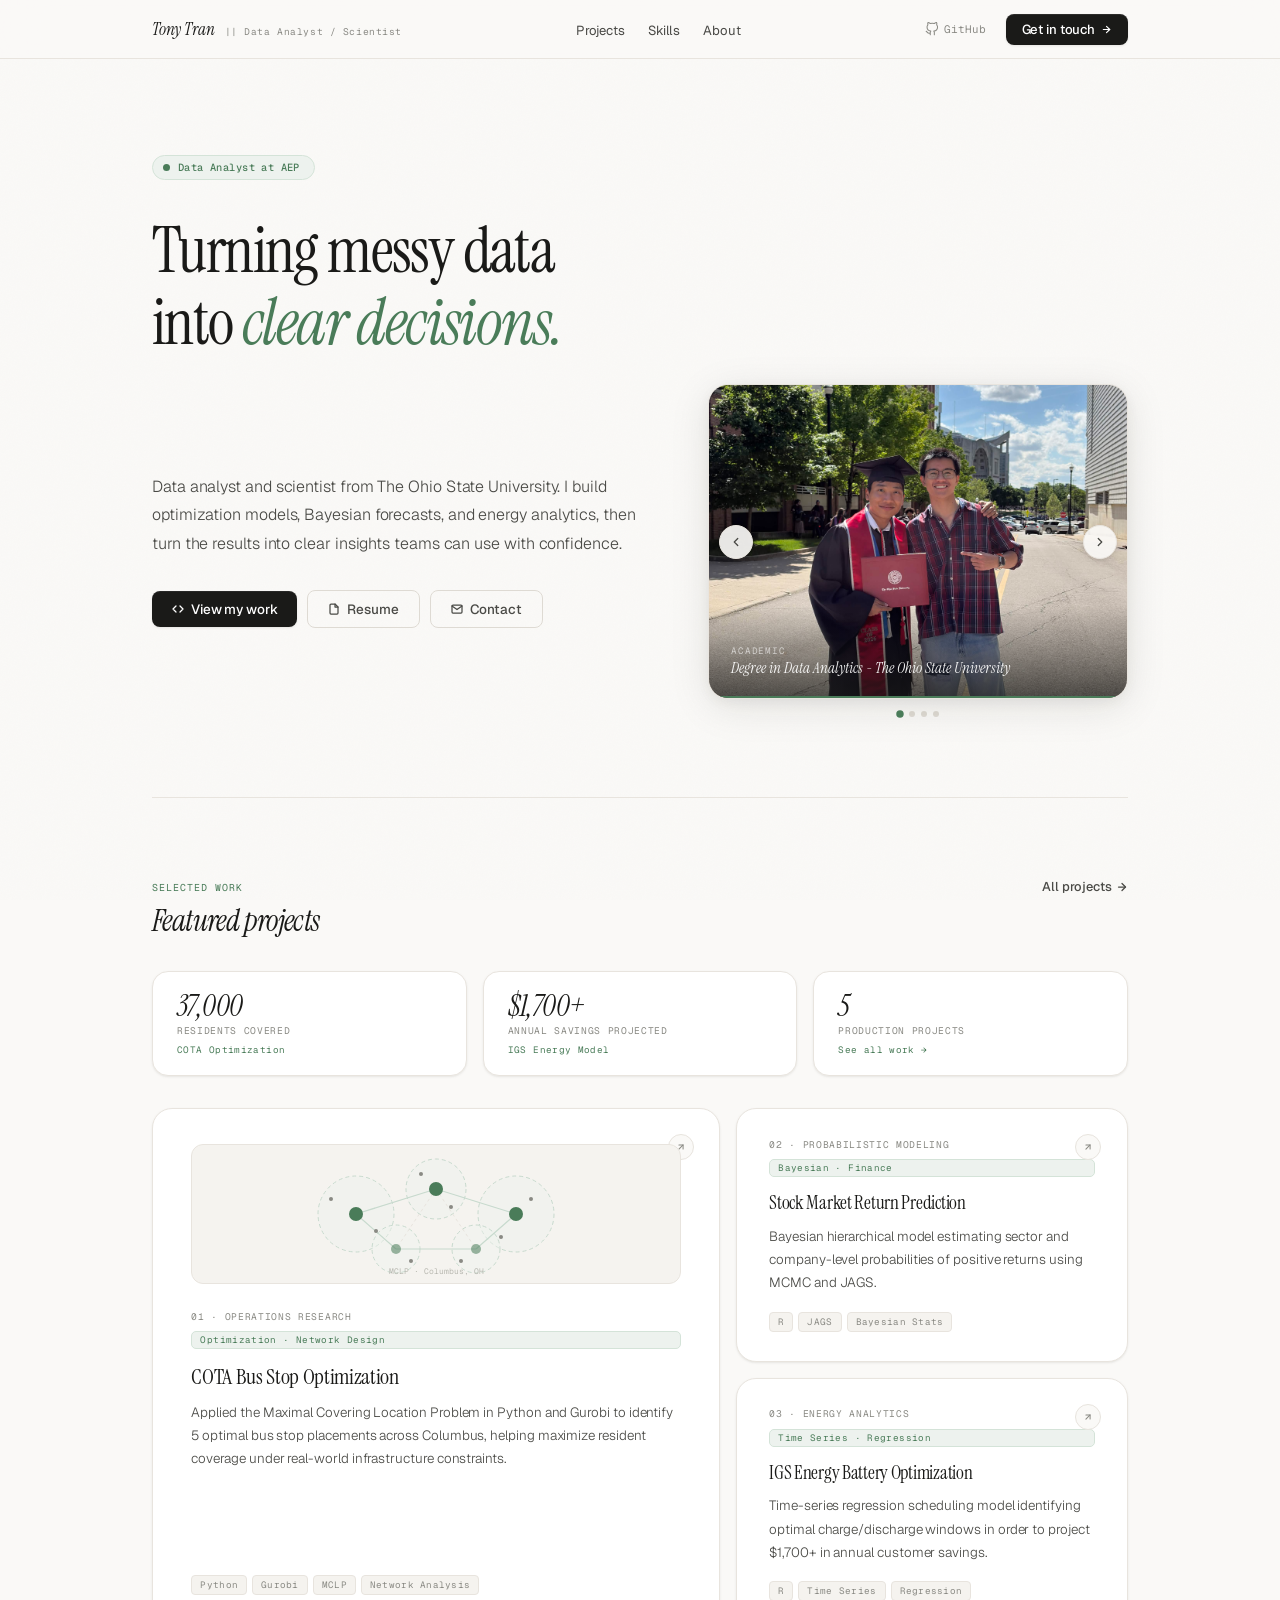
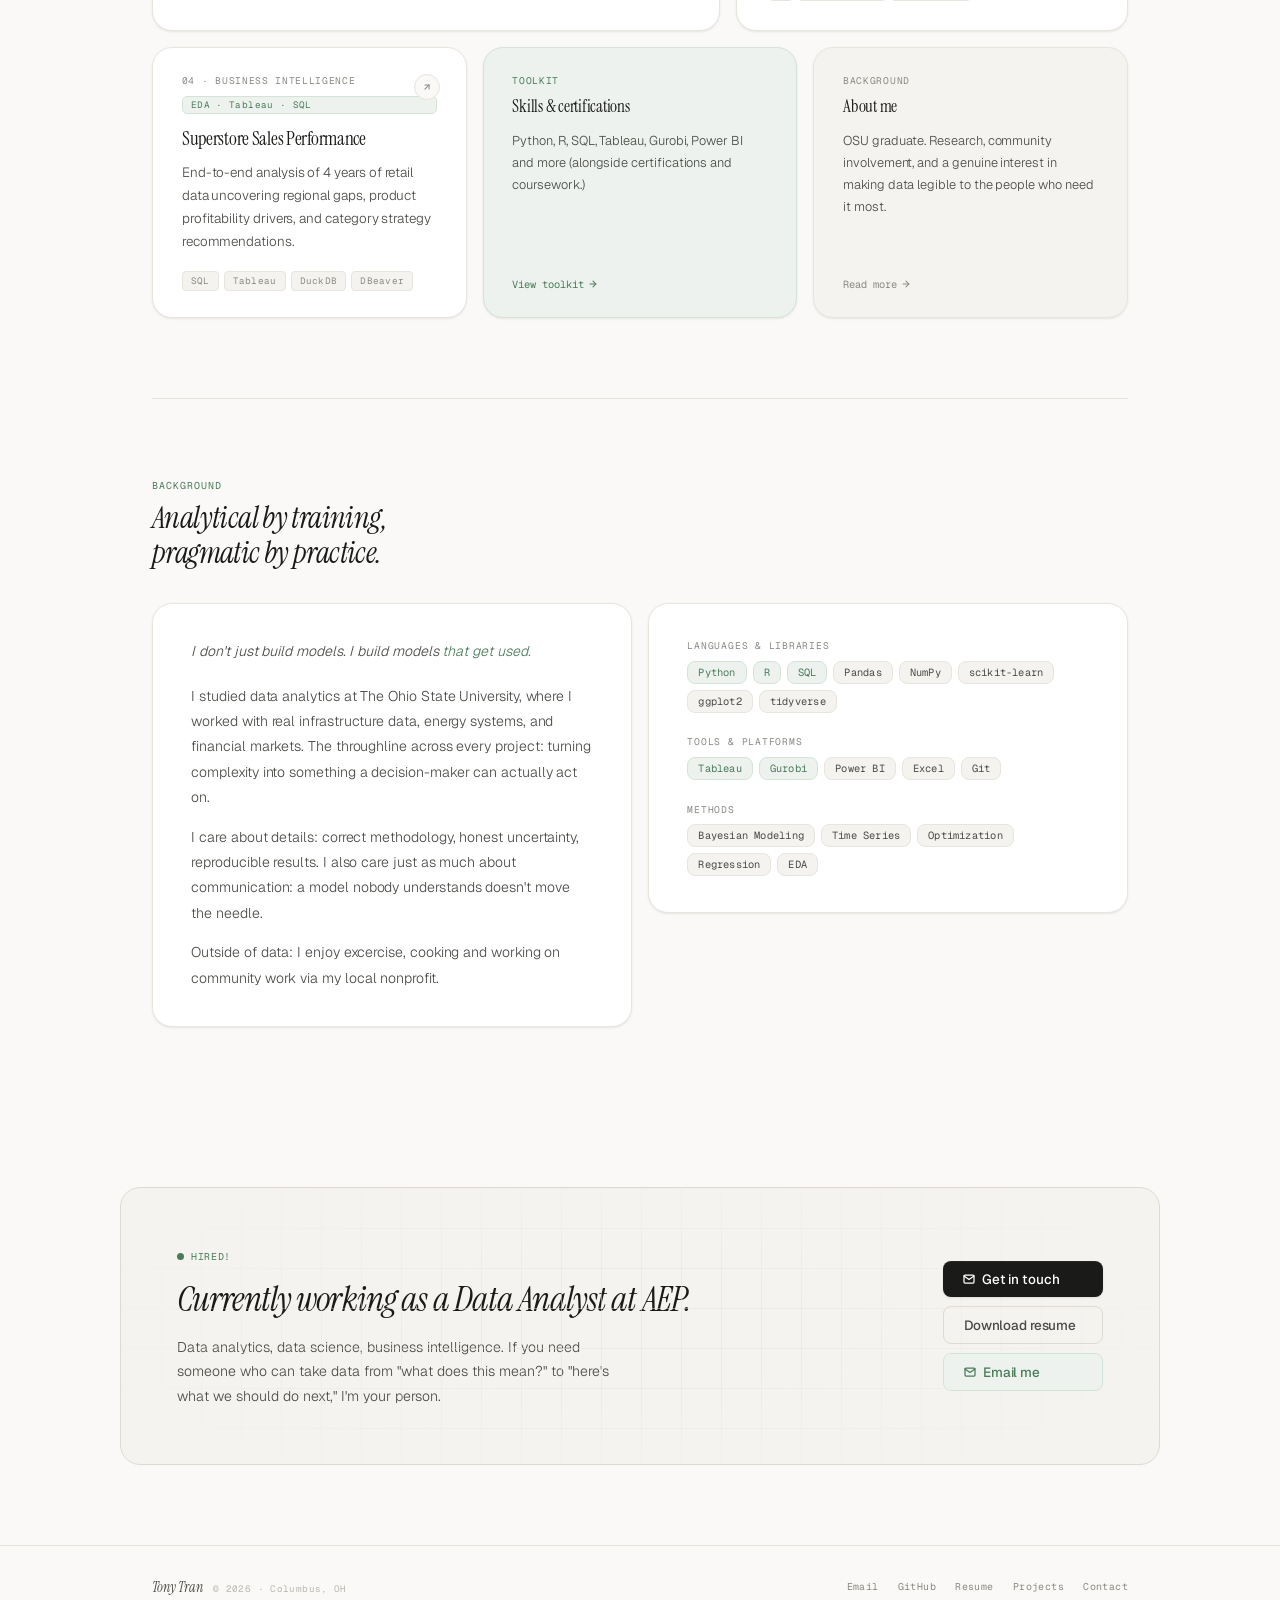
<file: index.html>
<!DOCTYPE html>
<html lang="en">
<head>
  <meta charset="UTF-8">
  <meta name="viewport" content="width=device-width, initial-scale=1.0">
  <title>Tony Tran || Data Analyst & Scientist</title>
  <link rel="preconnect" href="https://fonts.googleapis.com">
  <link rel="preconnect" href="https://fonts.gstatic.com" crossorigin>
  <link href="https://fonts.googleapis.com/css2?family=Instrument+Serif:ital@0;1&family=Geist:wght@300;400;500;600&family=Geist+Mono:wght@300;400;500&display=swap" rel="stylesheet">

  <style>
    /* ═══════════════════════════════════════
       TOKENS
    ═══════════════════════════════════════ */
    :root {
      --paper:       #faf9f7;
      --paper-2:     #f5f3ef;
      --paper-3:     #ede9e3;
      --ink:         #1a1a18;
      --ink-2:       #4a4a46;
      --ink-3:       #8a8a84;
      --ink-4:       #b8b8b0;
      --sage:        #4a7c59;
      --sage-light:  #edf2ee;
      --sage-mid:    #c8dace;
      --sage-border: #d4e3d8;
      --border:      #e8e4de;
      --border-2:    #dedad3;
      --shadow-xs:   0 1px 3px rgba(26,26,24,0.06), 0 1px 2px rgba(26,26,24,0.04);
      --shadow-sm:   0 2px 8px rgba(26,26,24,0.07), 0 1px 3px rgba(26,26,24,0.05);
      --shadow-md:   0 4px 20px rgba(26,26,24,0.08), 0 2px 8px rgba(26,26,24,0.05);
      --shadow-lg:   0 8px 40px rgba(26,26,24,0.10), 0 4px 16px rgba(26,26,24,0.06);
      --serif:       'Instrument Serif', Georgia, serif;
      --sans:        'Geist', system-ui, sans-serif;
      --mono:        'Geist Mono', 'Fira Code', monospace;
      --r-sm:        8px;
      --r-md:        12px;
      --r-lg:        16px;
      --r-xl:        20px;
      --ease:        cubic-bezier(0.16, 1, 0.3, 1);
    }

    /* ═══════════════════════════════════════
       RESET
    ═══════════════════════════════════════ */
    *, *::before, *::after { box-sizing: border-box; margin: 0; padding: 0; }
    html { scroll-behavior: smooth; font-size: 16px; }

    body {
      background: var(--paper);
      color: var(--ink);
      font-family: var(--sans);
      -webkit-font-smoothing: antialiased;
      -moz-osx-font-smoothing: grayscale;
      overflow-x: hidden;
    }

    /* ═══════════════════════════════════════
       SUBTLE PAPER TEXTURE
    ═══════════════════════════════════════ */
    body::before {
      content: '';
      position: fixed;
      inset: 0;
      background-image: url("data:image/svg+xml,%3Csvg xmlns='http://www.w3.org/2000/svg' width='300' height='300'%3E%3Cfilter id='n'%3E%3CfeTurbulence type='fractalNoise' baseFrequency='0.75' numOctaves='4' stitchTiles='stitch'/%3E%3C/filter%3E%3Crect width='300' height='300' filter='url(%23n)' opacity='1'/%3E%3C/svg%3E");
      opacity: 0.022;
      pointer-events: none;
      z-index: 0;
    }

    /* ═══════════════════════════════════════
       LAYOUT
    ═══════════════════════════════════════ */
    .wrap {
      max-width: 1040px;
      margin: 0 auto;
      padding: 0 2rem;
      position: relative;
      z-index: 1;
    }

    /* ═══════════════════════════════════════
       NAVIGATION
    ═══════════════════════════════════════ */
    .nav {
      position: sticky;
      top: 0;
      z-index: 200;
      background: rgba(250, 249, 247, 0.88);
      backdrop-filter: blur(20px) saturate(1.3);
      -webkit-backdrop-filter: blur(20px) saturate(1.3);
      border-bottom: 1px solid var(--border);
    }
    .nav-inner {
      display: flex;
      align-items: center;
      justify-content: space-between;
      height: 58px;
      gap: 2rem;
    }
    .nav-brand {
      display: flex;
      align-items: baseline;
      gap: 10px;
      text-decoration: none;
      flex-shrink: 0;
    }
    .nav-brand-name {
      font-family: var(--serif);
      font-size: 1.05rem;
      color: var(--ink);
      font-style: italic;
      letter-spacing: -0.01em;
    }
    .nav-brand-role {
      font-family: var(--mono);
      font-size: 0.6rem;
      color: var(--ink-3);
      letter-spacing: 0.06em;
      font-weight: 400;
    }
    .nav-links {
      display: flex;
      align-items: center;
      gap: 0.2rem;
      list-style: none;
    }
    .nav-links a {
      font-family: var(--sans);
      font-size: 0.82rem;
      font-weight: 400;
      color: var(--ink-2);
      text-decoration: none;
      padding: 5px 10px;
      border-radius: var(--r-sm);
      transition: background 0.18s, color 0.18s;
      letter-spacing: -0.01em;
    }
    .nav-links a:hover {
      background: var(--paper-2);
      color: var(--ink);
    }
    .nav-right {
      display: flex;
      align-items: center;
      gap: 10px;
      flex-shrink: 0;
    }
    .nav-gh {
      display: flex;
      align-items: center;
      gap: 5px;
      font-family: var(--mono);
      font-size: 0.68rem;
      color: var(--ink-3);
      text-decoration: none;
      padding: 5px 10px;
      border-radius: var(--r-sm);
      transition: background 0.18s, color 0.18s;
    }
    .nav-gh:hover { background: var(--paper-2); color: var(--ink); }
    .nav-btn {
      display: inline-flex;
      align-items: center;
      gap: 6px;
      font-family: var(--sans);
      font-size: 0.82rem;
      font-weight: 500;
      color: #fff;
      background: var(--ink);
      text-decoration: none;
      padding: 7px 16px;
      border-radius: var(--r-sm);
      letter-spacing: -0.01em;
      transition: background 0.18s, transform 0.18s var(--ease), box-shadow 0.18s;
      box-shadow: var(--shadow-xs), inset 0 1px 0 rgba(255,255,255,0.08);
    }
    .nav-btn:hover {
      background: #2a2a28;
      transform: translateY(-1px);
      box-shadow: var(--shadow-sm), inset 0 1px 0 rgba(255,255,255,0.08);
    }

    /* ═══════════════════════════════════════
       HERO
    ═══════════════════════════════════════ */
    .hero {
      padding: 6rem 0 5rem;
      border-bottom: 1px solid var(--border);
    }
    .hero-status {
      display: inline-flex;
      align-items: center;
      gap: 8px;
      background: var(--sage-light);
      border: 1px solid var(--sage-border);
      border-radius: 999px;
      padding: 5px 14px 5px 10px;
      margin-bottom: 2.2rem;
      opacity: 0;
      animation: fadeUp 0.7s var(--ease) 0.05s forwards;
    }
    .hero-status-dot {
      width: 7px; height: 7px;
      background: var(--sage);
      border-radius: 50%;
      animation: statusPulse 2.4s ease-in-out infinite;
    }
    @keyframes statusPulse {
      0%, 100% { opacity: 1; }
      50%       { opacity: 0.35; }
    }
    .hero-status-text {
      font-family: var(--mono);
      font-size: 0.65rem;
      color: var(--sage);
      letter-spacing: 0.04em;
      font-weight: 500;
    }

    .hero-heading {
      font-family: var(--serif);
      font-size: clamp(2.6rem, 5.2vw, 4rem);
      font-weight: 400;
      line-height: 1.12;
      letter-spacing: -0.025em;
      color: var(--ink);
      margin-bottom: 1.6rem;
      max-width: 700px;
      opacity: 0;
      animation: fadeUp 0.8s var(--ease) 0.12s forwards;
    }
    .hero-heading em {
      font-style: italic;
      color: var(--sage);
    }

    /* Hero body: text left, slideshow right */
    .hero-body {
      display: grid;
      grid-template-columns: 1fr 420px;
      gap: 4rem;
      align-items: center;
    }

    .hero-desc {
      font-family: var(--sans);
      font-size: 1rem;
      font-weight: 300;
      line-height: 1.78;
      color: var(--ink-2);
      max-width: 500px;
      margin-bottom: 2rem;
      letter-spacing: -0.005em;
      opacity: 0;
      animation: fadeUp 0.8s var(--ease) 0.22s forwards;
    }

    .hero-actions {
      display: flex;
      align-items: center;
      gap: 10px;
      flex-wrap: wrap;
      opacity: 0;
      animation: fadeUp 0.8s var(--ease) 0.32s forwards;
    }

    /* ─── buttons ─── */
    .btn {
      display: inline-flex;
      align-items: center;
      gap: 7px;
      font-family: var(--sans);
      font-size: 0.84rem;
      font-weight: 500;
      letter-spacing: -0.01em;
      text-decoration: none;
      padding: 9px 20px;
      border-radius: var(--r-sm);
      transition: all 0.2s var(--ease);
      cursor: pointer;
      border: none;
      outline: none;
    }
    .btn:focus-visible {
      outline: 2px solid var(--sage);
      outline-offset: 2px;
    }
    .btn-dark {
      background: var(--ink);
      color: #fff;
      box-shadow: var(--shadow-xs), inset 0 1px 0 rgba(255,255,255,0.06);
    }
    .btn-dark:hover {
      background: #2a2a28;
      transform: translateY(-1px);
      box-shadow: var(--shadow-md);
    }
    .btn-ghost {
      background: transparent;
      color: var(--ink-2);
      border: 1px solid var(--border-2);
    }
    .btn-ghost:hover {
      background: var(--paper-2);
      border-color: var(--border);
      color: var(--ink);
      transform: translateY(-1px);
      box-shadow: var(--shadow-xs);
    }
    .btn-sage {
      background: var(--sage-light);
      color: var(--sage);
      border: 1px solid var(--sage-border);
    }
    .btn-sage:hover {
      background: var(--sage-mid);
      transform: translateY(-1px);
    }

    @keyframes fadeUp {
      from { opacity: 0; transform: translateY(20px); }
      to   { opacity: 1; transform: translateY(0); }
    }
    @keyframes fadeIn {
      from { opacity: 0; }
      to   { opacity: 1; }
    }

    /* ═══════════════════════════════════════
       PHOTO SLIDESHOW
    ═══════════════════════════════════════ */
    .slideshow-wrap {
      opacity: 0;
      animation: fadeUp 0.9s var(--ease) 0.42s forwards;
      position: relative;
      user-select: none;
    }

    .slideshow {
      position: relative;
      border-radius: var(--r-xl);
      overflow: hidden;
      background: var(--paper-3);
      border: 1px solid var(--border);
      box-shadow: var(--shadow-lg);
      width: 100%;
      max-width: 650px;
      aspect-ratio: 4 / 3;
    }

    /* Individual slides */
    .slide {
      position: absolute;
      inset: 0;
      opacity: 0;
      transition: opacity 0.7s ease;
      pointer-events: none;
    }
    .slide.active {
      opacity: 1;
      pointer-events: auto;
    }

    /* Actual photo */
    .slide img {
      width: 100%;
      height: 100%;
      object-fit: cover;
      object-position: center top;
      display: block;
    }

    #slide-0 img {
    object-position: center 55%;
    }

    #slide-2 img {
    object-fit: cover;

    }

    /* Caption overlay at bottom */
    .slide-caption {
      position: absolute;
      bottom: 0; left: 0; right: 0;
      padding: 2.5rem 1.4rem 1.2rem;
      background: linear-gradient(to top, rgba(26,26,24,0.72) 0%, transparent 100%);
      display: flex;
      flex-direction: column;
      gap: 2px;
    }
    .slide-caption-label {
      font-family: var(--mono);
      font-size: 0.58rem;
      color: rgba(255,255,255,0.6);
      letter-spacing: 0.08em;
      text-transform: uppercase;
    }
    .slide-caption-text {
      font-family: var(--serif);
      font-size: 0.92rem;
      font-style: italic;
      color: rgba(255,255,255,0.92);
      line-height: 1.35;
    }

    /* Placeholder shown when image path isn't resolved yet */
    .slide-placeholder {
      width: 100%;
      height: 100%;
      display: flex;
      flex-direction: column;
      align-items: center;
      justify-content: center;
      gap: 12px;
      background: var(--paper-2);
    }
    .slide-placeholder-icon {
      width: 52px; height: 52px;
      border-radius: 50%;
      background: var(--paper-3);
      border: 1px solid var(--border-2);
      display: flex; align-items: center; justify-content: center;
      color: var(--ink-4);
    }
    .slide-placeholder-label {
      font-family: var(--mono);
      font-size: 0.65rem;
      color: var(--ink-4);
      letter-spacing: 0.06em;
      text-align: center;
      padding: 0 1.5rem;
    }

    /* Prev / Next arrows */
    .slide-arrow {
      position: absolute;
      top: 50%; transform: translateY(-50%);
      z-index: 10;
      width: 34px; height: 34px;
      border-radius: 50%;
      background: rgba(250,249,247,0.92);
      border: 1px solid var(--border);
      box-shadow: var(--shadow-sm);
      display: flex; align-items: center; justify-content: center;
      color: var(--ink-2);
      cursor: pointer;
      transition: background 0.18s, color 0.18s, transform 0.18s var(--ease), box-shadow 0.18s;
      outline: none;
    }
    .slide-arrow:hover {
      background: #fff;
      color: var(--ink);
      box-shadow: var(--shadow-md);
    }
    .slide-arrow:focus-visible {
      outline: 2px solid var(--sage);
      outline-offset: 2px;
    }
    .slide-arrow-prev { left: 10px; }
    .slide-arrow-next { right: 10px; }

    /* Dot indicators */
    .slide-dots {
      display: flex;
      justify-content: center;
      gap: 6px;
      margin-top: 12px;
    }
    .slide-dot {
      width: 6px; height: 6px;
      border-radius: 50%;
      background: var(--border-2);
      border: none;
      cursor: pointer;
      padding: 0;
      transition: background 0.2s, transform 0.2s var(--ease);
      outline: none;
    }
    .slide-dot.active {
      background: var(--sage);
      transform: scale(1.25);
    }
    .slide-dot:focus-visible {
      outline: 2px solid var(--sage);
      outline-offset: 2px;
    }

    /* Progress bar */
    .slide-progress {
      position: absolute;
      bottom: 0; left: 0;
      height: 2px;
      background: var(--sage);
      width: 0%;
      transition: width linear;
      z-index: 5;
      border-radius: 0 2px 2px 0;
    }

    /* ═══════════════════════════════════════
       SECTION SYSTEM
    ═══════════════════════════════════════ */
    section {
      padding: 5rem 0;
      border-bottom: 1px solid var(--border);
    }
    section:last-of-type { border-bottom: none; }

    .section-header {
      display: flex;
      align-items: baseline;
      justify-content: space-between;
      margin-bottom: 2rem;
      gap: 1rem;
    }
    .section-kicker {
      font-family: var(--mono);
      font-size: 0.62rem;
      color: var(--sage);
      letter-spacing: 0.1em;
      text-transform: uppercase;
      margin-bottom: 0.6rem;
    }
    .section-title {
      font-family: var(--serif);
      font-size: 1.9rem;
      font-weight: 400;
      font-style: italic;
      color: var(--ink);
      letter-spacing: -0.02em;
      line-height: 1.15;
    }
    .section-link {
      font-family: var(--sans);
      font-size: 0.8rem;
      font-weight: 500;
      color: var(--ink-2);
      text-decoration: none;
      display: inline-flex;
      align-items: center;
      gap: 4px;
      flex-shrink: 0;
      transition: color 0.18s, gap 0.2s var(--ease);
    }
    .section-link:hover { color: var(--ink); gap: 7px; }

    /* ═══════════════════════════════════════
       PROJECT STATS STRIP
    ═══════════════════════════════════════ */
    .project-stats-strip {
      display: grid;
      grid-template-columns: repeat(3, 1fr);
      gap: 1rem;
      margin-bottom: 2rem;
    }
    .project-stat-card {
      background: #fff;
      border: 1px solid var(--border);
      border-radius: var(--r-lg);
      padding: 1.2rem 1.5rem;
      display: flex;
      flex-direction: column;
      gap: 3px;
      box-shadow: var(--shadow-xs);
      transition: border-color 0.2s, box-shadow 0.2s, transform 0.2s var(--ease);
    }
    .project-stat-card:hover {
      border-color: var(--sage-border);
      box-shadow: var(--shadow-sm);
      transform: translateY(-2px);
    }
    .project-stat-num {
      font-family: var(--serif);
      font-size: 1.9rem;
      font-style: italic;
      color: var(--ink);
      line-height: 1;
      letter-spacing: -0.02em;
    }
    .project-stat-label {
      font-family: var(--mono);
      font-size: 0.6rem;
      color: var(--ink-3);
      text-transform: uppercase;
      letter-spacing: 0.07em;
      line-height: 1.5;
    }
    .project-stat-source {
      font-family: var(--mono);
      font-size: 0.58rem;
      color: var(--sage);
      letter-spacing: 0.04em;
      margin-top: 2px;
    }

    /* ═══════════════════════════════════════
       PROJECT CARDS
    ═══════════════════════════════════════ */
    .projects-layout {
      display: grid;
      grid-template-rows: auto auto;
      gap: 1rem;
    }

    .projects-top {
      display: grid;
      grid-template-columns: 1.45fr 1fr;
      gap: 1rem;
    }

    .projects-bottom {
      display: grid;
      grid-template-columns: repeat(3, 1fr);
      gap: 1rem;
    }

    .card {
      background: #fff;
      border: 1px solid var(--border);
      border-radius: var(--r-xl);
      position: relative;
      overflow: hidden;
      text-decoration: none;
      color: inherit;
      transition: border-color 0.25s, box-shadow 0.25s, transform 0.25s var(--ease);
      box-shadow: var(--shadow-xs);
      display: flex;
      flex-direction: column;
    }
    .card:hover {
      border-color: var(--border-2);
      box-shadow: var(--shadow-md);
      transform: translateY(-3px);
    }
    .card:focus-visible {
      outline: 2px solid var(--sage);
      outline-offset: 2px;
    }

    .card-featured {
      padding: 2.2rem 2.4rem 2.2rem;
    }
    .card-featured .card-visual {
      width: 100%;
      height: 140px;
      background: var(--paper-2);
      border-radius: var(--r-md);
      border: 1px solid var(--border);
      margin-bottom: 1.6rem;
      overflow: hidden;
      position: relative;
      flex-shrink: 0;
    }

    .card-standard {
      padding: 1.8rem 2rem;
    }

    .card-compact {
      padding: 1.6rem 1.8rem;
    }

    .card-eyebrow {
      font-family: var(--mono);
      font-size: 0.6rem;
      color: var(--ink-3);
      letter-spacing: 0.07em;
      text-transform: uppercase;
      margin-bottom: 0.55rem;
    }
    .card-tag {
      display: inline-block;
      font-family: var(--mono);
      font-size: 0.58rem;
      color: var(--sage);
      background: var(--sage-light);
      border: 1px solid var(--sage-border);
      border-radius: 5px;
      padding: 2px 8px;
      margin-bottom: 0.85rem;
      letter-spacing: 0.04em;
    }
    .card h3 {
      font-family: var(--serif);
      font-size: 1.18rem;
      font-weight: 400;
      color: var(--ink);
      line-height: 1.28;
      margin-bottom: 0.6rem;
      letter-spacing: -0.015em;
    }
    .card-featured h3 {
      font-size: 1.38rem;
    }
    .card p {
      font-family: var(--sans);
      font-size: 0.84rem;
      font-weight: 300;
      color: var(--ink-2);
      line-height: 1.72;
      letter-spacing: -0.005em;
      flex-grow: 1;
    }
    .card-tags {
      display: flex;
      flex-wrap: wrap;
      gap: 5px;
      margin-top: 1.1rem;
    }
    .pill {
      font-family: var(--mono);
      font-size: 0.58rem;
      color: var(--ink-3);
      background: var(--paper-2);
      border: 1px solid var(--border);
      border-radius: 4px;
      padding: 3px 8px;
      letter-spacing: 0.03em;
      transition: border-color 0.18s, color 0.18s;
    }
    .card:hover .pill {
      border-color: var(--border-2);
    }

    .card-arrow {
      position: absolute;
      top: 1.6rem; right: 1.6rem;
      width: 26px; height: 26px;
      border-radius: 50%;
      border: 1px solid var(--border);
      background: var(--paper);
      display: flex; align-items: center; justify-content: center;
      color: var(--ink-3);
      transition: all 0.22s var(--ease);
      flex-shrink: 0;
    }
    .card:hover .card-arrow {
      background: var(--ink);
      border-color: var(--ink);
      color: #fff;
      transform: translate(2px, -2px);
    }

    .vis-network {
      position: absolute;
      inset: 0;
      display: flex;
      align-items: center;
      justify-content: center;
    }

    .card-stack {
      display: flex;
      flex-direction: column;
      gap: 1rem;
    }

    /* ═══════════════════════════════════════
       ABOUT + SKILLS
    ═══════════════════════════════════════ */
    .about-grid {
      display: grid;
      grid-template-columns: 1fr 1fr;
      gap: 1rem;
      align-items: start;
    }
    .about-card {
      background: #fff;
      border: 1px solid var(--border);
      border-radius: var(--r-xl);
      padding: 2.2rem 2.4rem;
      box-shadow: var(--shadow-xs);
    }
    .about-card p {
      font-family: var(--sans);
      font-size: 0.88rem;
      font-weight: 300;
      color: var(--ink-2);
      line-height: 1.8;
      letter-spacing: -0.005em;
    }
    .about-card p + p { margin-top: 0.9rem; }
    .about-quote {
      font-family: var(--serif);
      font-size: 1.3rem;
      font-style: italic;
      color: var(--ink);
      line-height: 1.5;
      letter-spacing: -0.02em;
      margin-bottom: 1.2rem;
    }
    .about-quote em { color: var(--sage); }

    .skills-card {
      background: #fff;
      border: 1px solid var(--border);
      border-radius: var(--r-xl);
      padding: 2.2rem 2.4rem;
      box-shadow: var(--shadow-xs);
    }
    .skills-block { margin-bottom: 1.4rem; }
    .skills-block:last-child { margin-bottom: 0; }
    .skills-block-label {
      font-family: var(--mono);
      font-size: 0.6rem;
      color: var(--ink-3);
      text-transform: uppercase;
      letter-spacing: 0.08em;
      margin-bottom: 0.55rem;
    }
    .skills-row {
      display: flex;
      flex-wrap: wrap;
      gap: 6px;
    }
    .skill-chip {
      font-family: var(--mono);
      font-size: 0.65rem;
      color: var(--ink-2);
      background: var(--paper-2);
      border: 1px solid var(--border);
      border-radius: var(--r-sm);
      padding: 4px 10px;
      letter-spacing: 0.02em;
      transition: background 0.18s, border-color 0.18s, color 0.18s;
      cursor: pointer;
    }
    .skill-chip:hover {
      background: var(--sage-light);
      border-color: var(--sage-border);
      color: var(--sage);
    }
    .skill-chip.highlight {
      background: var(--sage-light);
      border-color: var(--sage-border);
      color: var(--sage);
    }

    /* ═══════════════════════════════════════
       CTA / SEEKING
    ═══════════════════════════════════════ */
    .cta-section {
      padding: 5rem 0;
    }
    .cta-card {
      background: var(--paper-2);
      border: 1px solid var(--border-2);
      border-radius: var(--r-xl);
      padding: 3.5rem;
      display: grid;
      grid-template-columns: 1fr auto;
      gap: 3rem;
      align-items: center;
      position: relative;
      overflow: hidden;
    }
    .cta-card::before {
      content: '';
      position: absolute;
      inset: 0;
      background-image:
        linear-gradient(var(--border) 1px, transparent 1px),
        linear-gradient(90deg, var(--border) 1px, transparent 1px);
      background-size: 40px 40px;
      opacity: 0.5;
      pointer-events: none;
      -webkit-mask-image: radial-gradient(ellipse 60% 80% at 50% 50%, black 30%, transparent 100%);
      mask-image: radial-gradient(ellipse 60% 80% at 50% 50%, black 30%, transparent 100%);
    }
    .cta-status {
      display: inline-flex;
      align-items: center;
      gap: 7px;
      font-family: var(--mono);
      font-size: 0.62rem;
      color: var(--sage);
      letter-spacing: 0.07em;
      text-transform: uppercase;
      margin-bottom: 1rem;
    }
    .cta-dot {
      width: 7px; height: 7px;
      background: var(--sage);
      border-radius: 50%;
      animation: statusPulse 2.4s ease-in-out infinite;
    }
    .cta-heading {
      font-family: var(--serif);
      font-size: 2.2rem;
      font-weight: 400;
      font-style: italic;
      letter-spacing: -0.025em;
      color: var(--ink);
      line-height: 1.18;
      margin-bottom: 0.9rem;
    }
    .cta-heading em { color: var(--sage); font-style: italic; }
    .cta-sub {
      font-family: var(--sans);
      font-size: 0.88rem;
      font-weight: 300;
      color: var(--ink-2);
      line-height: 1.72;
      max-width: 440px;
    }
    .cta-actions {
      display: flex;
      flex-direction: column;
      gap: 9px;
      align-items: stretch;
      min-width: 160px;
      position: relative;
    }

    /* ═══════════════════════════════════════
       FOOTER
    ═══════════════════════════════════════ */
    footer {
      border-top: 1px solid var(--border);
      padding: 2rem 0;
    }
    .footer-inner {
      display: flex;
      align-items: center;
      justify-content: space-between;
      gap: 1rem;
    }
    .footer-left {
      display: flex;
      align-items: baseline;
      gap: 10px;
    }
    .footer-name {
      font-family: var(--serif);
      font-size: 0.88rem;
      font-style: italic;
      color: var(--ink-2);
    }
    .footer-copy {
      font-family: var(--mono);
      font-size: 0.58rem;
      color: var(--ink-4);
      letter-spacing: 0.04em;
    }
    .footer-links {
      display: flex;
      gap: 1.2rem;
    }
    .footer-links a {
      font-family: var(--mono);
      font-size: 0.62rem;
      color: var(--ink-3);
      text-decoration: none;
      letter-spacing: 0.04em;
      transition: color 0.18s;
    }
    .footer-links a:hover { color: var(--ink); }

    /* ═══════════════════════════════════════
       SCROLL REVEAL
    ═══════════════════════════════════════ */
    .reveal {
      opacity: 0;
      transform: translateY(18px);
      transition: opacity 0.7s var(--ease), transform 0.7s var(--ease);
    }
    .reveal.visible { opacity: 1; transform: translateY(0); }
    .reveal-d1 { transition-delay: 0.08s; }
    .reveal-d2 { transition-delay: 0.16s; }
    .reveal-d3 { transition-delay: 0.24s; }
    .reveal-d4 { transition-delay: 0.32s; }

    /* ═══════════════════════════════════════
       RESPONSIVE
    ═══════════════════════════════════════ */
    @media (max-width: 900px) {
      .hero-body            { grid-template-columns: 1fr; gap: 2.5rem; }
      .slideshow-wrap       { max-width: 100%; }
      .projects-top         { grid-template-columns: 1fr; }
      .projects-bottom      { grid-template-columns: 1fr 1fr; }
      .project-stats-strip  { grid-template-columns: repeat(3, 1fr); }
      .about-grid           { grid-template-columns: 1fr; }
      .cta-card             { grid-template-columns: 1fr; gap: 2rem; }
      .cta-actions          { flex-direction: row; }
    }
    @media (max-width: 600px) {
      .wrap                 { padding: 0 1.1rem; }
      .nav-links            { display: none; }
      .nav-gh               { display: none; }
      .hero                 { padding: 3.5rem 0 3rem; }
      .hero-heading         { font-size: 2.1rem; }
      .projects-bottom      { grid-template-columns: 1fr; }
      .project-stats-strip  { grid-template-columns: 1fr; gap: 0.6rem; }
      .cta-card             { padding: 2rem 1.6rem; }
      .cta-heading          { font-size: 1.6rem; }
      .cta-actions          { flex-direction: column; }
      section               { padding: 3.5rem 0; }
    }
  </style>
</head>
<body>

<!-- ──────────────── NAVIGATION ──────────────── -->
<nav class="nav" role="navigation" aria-label="Main navigation">
  <div class="wrap nav-inner">
    <a href="index.html" class="nav-brand" aria-label="Tony Tran home">
      <span class="nav-brand-name">Tony Tran</span>
      <span class="nav-brand-role">|| Data Analyst / Scientist</span>
    </a>
    <ul class="nav-links" role="list">
      <li><a href="projects.html">Projects</a></li>
      <li><a href="skills.html">Skills</a></li>
      <li><a href="aboutme.html">About</a></li>
    </ul>
    <div class="nav-right">
      <a href="https://github.com/theofficialtonytran" class="nav-gh" target="_blank" rel="noopener" aria-label="GitHub profile">
        <svg width="14" height="14" viewBox="0 0 24 24" fill="none" stroke="currentColor" stroke-width="1.8" stroke-linecap="round" stroke-linejoin="round" aria-hidden="true"><path d="M9 19c-5 1.5-5-2.5-7-3m14 6v-3.87a3.37 3.37 0 0 0-.94-2.61c3.14-.35 6.44-1.54 6.44-7A5.44 5.44 0 0 0 20 4.77 5.07 5.07 0 0 0 19.91 1S18.73.65 16 2.48a13.38 13.38 0 0 0-7 0C6.27.65 5.09 1 5.09 1A5.07 5.07 0 0 0 5 4.77a5.44 5.44 0 0 0-1.5 3.78c0 5.42 3.3 6.61 6.44 7A3.37 3.37 0 0 0 9 18.13V22"/></svg>
        GitHub
      </a>
      <a href="contactme.html" class="nav-btn">
        Get in touch
        <svg width="11" height="11" viewBox="0 0 24 24" fill="none" stroke="currentColor" stroke-width="2.5" stroke-linecap="round" stroke-linejoin="round" aria-hidden="true"><line x1="5" y1="12" x2="19" y2="12"/><polyline points="12 5 19 12 12 19"/></svg>
      </a>
    </div>
  </div>
</nav>


<!-- ──────────────── HERO ──────────────── -->
<div class="wrap">
  <div class="hero">

    <div class="hero-status" aria-label="Currently available for opportunities">
      <span class="hero-status-dot" aria-hidden="true"></span>
      <span class="hero-status-text">Data Analyst at AEP </span>
    </div>

    <h1 class="hero-heading">
      Turning messy data<br>
      into <em>clear decisions.</em>
    </h1>

    <div class="hero-body">
      <!-- Left: copy + CTAs -->
      <div>
        <p class="hero-desc">
          Data analyst and scientist from The Ohio State University. I build optimization models, Bayesian forecasts, and energy analytics, then turn the results
          into clear insights teams can use with confidence.
        </p>
        <div class="hero-actions">
          <a href="projects.html" class="btn btn-dark" aria-label="View my projects">
            <svg width="12" height="12" viewBox="0 0 24 24" fill="none" stroke="currentColor" stroke-width="2.5" stroke-linecap="round" stroke-linejoin="round" aria-hidden="true"><polyline points="16 18 22 12 16 6"/><polyline points="8 6 2 12 8 18"/></svg>
            View my work
          </a>
          <a href="assets/Tony_Tran_DataAnalyst_Resume.pdf" class="btn btn-ghost" target="_blank" rel="noopener">
            <svg width="12" height="12" viewBox="0 0 24 24" fill="none" stroke="currentColor" stroke-width="2.5" stroke-linecap="round" stroke-linejoin="round" aria-hidden="true"><path d="M14 2H6a2 2 0 0 0-2 2v16a2 2 0 0 0 2 2h12a2 2 0 0 0 2-2V8z"/><polyline points="14 2 14 8 20 8"/></svg>
            Resume
          </a>
          <a href="contactme.html" class="btn btn-ghost">
            <svg width="12" height="12" viewBox="0 0 24 24" fill="none" stroke="currentColor" stroke-width="2.5" stroke-linecap="round" stroke-linejoin="round" aria-hidden="true"><path d="M4 4h16c1.1 0 2 .9 2 2v12c0 1.1-.9 2-2 2H4c-1.1 0-2-.9-2-2V6c0-1.1.9-2 2-2z"/><polyline points="22,6 12,13 2,6"/></svg>
            Contact
          </a>
        </div>
      </div>

      <!-- Right: Photo slideshow -->
      <div class="slideshow-wrap" aria-label="Photo gallery">
        <div class="slideshow" id="slideshow" role="region" aria-label="Personal and professional photos" aria-live="polite">

          <!-- Progress bar -->
          <div class="slide-progress" id="slideProgress" aria-hidden="true"></div>

          <!-- Slide 1: Holding degree -->
          <div class="slide active" id="slide-0" role="img" aria-label="Tony holding his degree at graduation">
            <img
              src="images/degree.jpg"
              alt="Tony Tran holding his degree at The Ohio State University graduation"
              onerror="this.style.display='none'; this.nextElementSibling.style.display='flex';"
            >
            <div class="slide-placeholder" style="display:none;">
              <div class="slide-placeholder-icon">
                <svg width="22" height="22" viewBox="0 0 24 24" fill="none" stroke="currentColor" stroke-width="1.6" stroke-linecap="round" stroke-linejoin="round"><path d="M22 10v6M2 10l10-5 10 5-10 5z"/><path d="M6 12v5c3 3 9 3 12 0v-5"/></svg>
              </div>
              <span class="slide-placeholder-label">images/degree.jpg</span>
            </div>
            <div class="slide-caption">
              <span class="slide-caption-label">Academic</span>
              <span class="slide-caption-text">Degree in Data Analytics - The Ohio State University</span>
            </div>
          </div>

          <!-- Slide 2: Conference -->
          <div class="slide" id="slide-1" role="img" aria-label="Tony at a formal conference with colleagues">
            <img
              src="images/conference.jpg"
              alt="Tony Tran at a formal conference with colleagues"
              onerror="this.style.display='none'; this.nextElementSibling.style.display='flex';"
            >
            <div class="slide-placeholder" style="display:none;">
              <div class="slide-placeholder-icon">
                <svg width="22" height="22" viewBox="0 0 24 24" fill="none" stroke="currentColor" stroke-width="1.6" stroke-linecap="round" stroke-linejoin="round"><path d="M17 21v-2a4 4 0 0 0-4-4H5a4 4 0 0 0-4 4v2"/><circle cx="9" cy="7" r="4"/><path d="M23 21v-2a4 4 0 0 0-3-3.87"/><path d="M16 3.13a4 4 0 0 1 0 7.75"/></svg>
              </div>
              <span class="slide-placeholder-label">images/conference.jpg</span>
            </div>
            <div class="slide-caption">
              <span class="slide-caption-label">Professional</span>
              <span class="slide-caption-text">Networking at a formal regional conference</span>
            </div>
          </div>

          <!-- Slide 3: Analytics Chair -->
          <div class="slide" id="slide-2" role="img" aria-label="Tony in his role as Analytics Chair">
            <img
              src="images/analytics-chair.png"
              alt="Tony Tran in his role as Analytics Chair"
              onerror="this.style.display='none'; this.nextElementSibling.style.display='flex';"
            >
            <div class="slide-placeholder" style="display:none;">
              <div class="slide-placeholder-icon">
                <svg width="22" height="22" viewBox="0 0 24 24" fill="none" stroke="currentColor" stroke-width="1.6" stroke-linecap="round" stroke-linejoin="round"><polyline points="22 12 18 12 15 21 9 3 6 12 2 12"/></svg>
              </div>
              <span class="slide-placeholder-label">images/analytics-chair.png</span>
            </div>
            <div class="slide-caption">
              <span class="slide-caption-label">Leadership</span>
              <span class="slide-caption-text">Analytics Chair - leading data initiatives</span>
            </div>
          </div>

                    <!-- Slide 4: Lion Dance -->
          <div class="slide" id="slide-3" role="img" aria-label="Tony leading Lion Dance performance">
            <img
              src="images/LionDance.jpg"
              alt="Tony Tran leading Lion Dance performance"
              onerror="this.style.display='none'; this.nextElementSibling.style.display='flex';"
            >
            <div class="slide-placeholder" style="display:none;">
              <div class="slide-placeholder-icon">
                <svg width="22" height="22" viewBox="0 0 24 24" fill="none" stroke="currentColor" stroke-width="1.6" stroke-linecap="round" stroke-linejoin="round"><polyline points="22 12 18 12 15 21 9 3 6 12 2 12"/></svg>
              </div>
              <span class="slide-placeholder-label">images/LionDance.jpg</span>
            </div>
            <div class="slide-caption">
              <span class="slide-caption-label">Leadership</span>
              <span class="slide-caption-text">Lion Dance - leading cultural performances for Ohio State</span>
            </div>
          </div>

          <!-- Prev / Next arrows -->
          <button class="slide-arrow slide-arrow-prev" id="slidePrev" aria-label="Previous photo">
            <svg width="14" height="14" viewBox="0 0 24 24" fill="none" stroke="currentColor" stroke-width="2.2" stroke-linecap="round" stroke-linejoin="round" aria-hidden="true"><polyline points="15 18 9 12 15 6"/></svg>
          </button>
          <button class="slide-arrow slide-arrow-next" id="slideNext" aria-label="Next photo">
            <svg width="14" height="14" viewBox="0 0 24 24" fill="none" stroke="currentColor" stroke-width="2.2" stroke-linecap="round" stroke-linejoin="round" aria-hidden="true"><polyline points="9 18 15 12 9 6"/></svg>
          </button>
        </div>

        <!-- Dot indicators -->
        <div class="slide-dots" role="tablist" aria-label="Slide indicators">
          <button class="slide-dot active" id="dot-0" role="tab" aria-selected="true"  aria-controls="slide-0" aria-label="Photo 1: Degree"></button>
          <button class="slide-dot"        id="dot-1" role="tab" aria-selected="false" aria-controls="slide-1" aria-label="Photo 2: Conference"></button>
          <button class="slide-dot"        id="dot-2" role="tab" aria-selected="false" aria-controls="slide-2" aria-label="Photo 3: Analytics Chair"></button>
          <button class="slide-dot"        id="dot-3" role="tab" aria-selected="false" aria-controls="slide-3" aria-label="Photo 4: Lion Dance"></button>
        </div>
      </div>
    </div><!-- /.hero-body -->

  </div><!-- /.hero -->
</div><!-- /.wrap -->


<!-- ──────────────── PROJECTS ──────────────── -->
<div class="wrap">
  <section aria-label="Featured projects">
    <div class="section-header reveal">
      <div>
        <div class="section-kicker">Selected work</div>
        <h2 class="section-title">Featured projects</h2>
      </div>
      <a href="projects.html" class="section-link" aria-label="View all projects">
        All projects
        <svg width="12" height="12" viewBox="0 0 24 24" fill="none" stroke="currentColor" stroke-width="2.5" stroke-linecap="round" stroke-linejoin="round" aria-hidden="true"><line x1="5" y1="12" x2="19" y2="12"/><polyline points="12 5 19 12 12 19"/></svg>
      </a>
    </div>

    <!-- ── Stats strip ── -->
    <div class="project-stats-strip reveal" aria-label="Project impact metrics">
      <div class="project-stat-card">
        <span class="project-stat-num" id="countStat">43,000</span>
        <span class="project-stat-label">Residents covered</span>
        <span class="project-stat-source">COTA Optimization</span>
      </div>
      <div class="project-stat-card">
        <span class="project-stat-num">$1,700+</span>
        <span class="project-stat-label">Annual savings projected</span>
        <span class="project-stat-source">IGS Energy Model</span>
      </div>
      <div class="project-stat-card">
        <span class="project-stat-num">5</span>
        <span class="project-stat-label">Production projects</span>
        <span class="project-stat-source">See all work →</span>
      </div>
    </div>

    <div class="projects-layout">

      <!-- Top row -->
      <div class="projects-top">

        <!-- Featured: COTA -->
        <a href="projects.html#cota" class="card card-featured reveal" aria-label="COTA Bus Stop Optimization - Operations Research project">
          <div class="card-arrow" aria-hidden="true">
            <svg width="10" height="10" viewBox="0 0 24 24" fill="none" stroke="currentColor" stroke-width="2.5" stroke-linecap="round" stroke-linejoin="round"><line x1="7" y1="17" x2="17" y2="7"/><polyline points="7 7 17 7 17 17"/></svg>
          </div>
          <div class="card-visual" aria-hidden="true">
            <div class="vis-network">
              <svg width="320" height="130" viewBox="0 0 320 130" fill="none" xmlns="http://www.w3.org/2000/svg">
                <circle cx="80"  cy="65" r="38" stroke="#c8dace" stroke-width="1" stroke-dasharray="4 3" fill="rgba(237,242,238,0.5)"/>
                <circle cx="160" cy="40" r="30" stroke="#c8dace" stroke-width="1" stroke-dasharray="4 3" fill="rgba(237,242,238,0.5)"/>
                <circle cx="240" cy="65" r="38" stroke="#c8dace" stroke-width="1" stroke-dasharray="4 3" fill="rgba(237,242,238,0.5)"/>
                <circle cx="120" cy="100" r="24" stroke="#c8dace" stroke-width="1" stroke-dasharray="4 3" fill="rgba(237,242,238,0.4)"/>
                <circle cx="200" cy="100" r="24" stroke="#c8dace" stroke-width="1" stroke-dasharray="4 3" fill="rgba(237,242,238,0.4)"/>
                <line x1="80"  y1="65"  x2="160" y2="40"  stroke="#c8dace" stroke-width="1.2"/>
                <line x1="160" y1="40"  x2="240" y2="65"  stroke="#c8dace" stroke-width="1.2"/>
                <line x1="80"  y1="65"  x2="120" y2="100" stroke="#c8dace" stroke-width="1.2"/>
                <line x1="240" y1="65"  x2="200" y2="100" stroke="#c8dace" stroke-width="1.2"/>
                <line x1="120" y1="100" x2="200" y2="100" stroke="#c8dace" stroke-width="1.2"/>
                <line x1="160" y1="40"  x2="120" y2="100" stroke="#e8e4de" stroke-width="1" stroke-dasharray="3 3"/>
                <line x1="160" y1="40"  x2="200" y2="100" stroke="#e8e4de" stroke-width="1" stroke-dasharray="3 3"/>
                <circle cx="80"  cy="65"  r="7" fill="#4a7c59"/>
                <circle cx="160" cy="40"  r="7" fill="#4a7c59"/>
                <circle cx="240" cy="65"  r="7" fill="#4a7c59"/>
                <circle cx="120" cy="100" r="5" fill="#4a7c59" opacity="0.55"/>
                <circle cx="200" cy="100" r="5" fill="#4a7c59" opacity="0.55"/>
                <circle cx="55"  cy="50"  r="2" fill="#8a8a84"/>
                <circle cx="100" cy="82"  r="2" fill="#8a8a84"/>
                <circle cx="145" cy="25"  r="2" fill="#8a8a84"/>
                <circle cx="175" cy="58"  r="2" fill="#8a8a84"/>
                <circle cx="255" cy="50"  r="2" fill="#8a8a84"/>
                <circle cx="225" cy="88"  r="2" fill="#8a8a84"/>
                <circle cx="135" cy="112" r="2" fill="#8a8a84"/>
                <circle cx="185" cy="112" r="2" fill="#8a8a84"/>
                <text x="160" y="125" text-anchor="middle" fill="#b8b8b0" font-family="Geist Mono, monospace" font-size="8">MCLP · Columbus, OH</text>
              </svg>
            </div>
          </div>
          <div class="card-eyebrow">01 · Operations Research</div>
          <span class="card-tag">Optimization · Network Design</span>
          <h3>COTA Bus Stop Optimization</h3>
          <p>Applied the Maximal Covering Location Problem in Python and Gurobi to identify 5 optimal bus stop placements across Columbus, helping maximize resident coverage under real-world infrastructure constraints.</p>
          <div class="card-tags">
            <span class="pill">Python</span>
            <span class="pill">Gurobi</span>
            <span class="pill">MCLP</span>
            <span class="pill">Network Analysis</span>
          </div>
        </a>

        <!-- Right mini stack -->
        <div class="card-stack">
          <a href="projects.html#stock" class="card card-standard reveal reveal-d1" aria-label="Stock Market Prediction — Bayesian Modeling project">
            <div class="card-arrow" aria-hidden="true">
              <svg width="10" height="10" viewBox="0 0 24 24" fill="none" stroke="currentColor" stroke-width="2.5" stroke-linecap="round" stroke-linejoin="round"><line x1="7" y1="17" x2="17" y2="7"/><polyline points="7 7 17 7 17 17"/></svg>
            </div>
            <div class="card-eyebrow">02 · Probabilistic Modeling</div>
            <span class="card-tag">Bayesian · Finance</span>
            <h3>Stock Market Return Prediction</h3>
            <p>Bayesian hierarchical model estimating sector and company-level probabilities of positive returns using MCMC and JAGS.</p>
            <div class="card-tags">
              <span class="pill">R</span>
              <span class="pill">JAGS</span>
              <span class="pill">Bayesian Stats</span>
            </div>
          </a>

          <a href="projects.html#energy" class="card card-standard reveal reveal-d2" aria-label="IGS Energy Battery Optimization project">
            <div class="card-arrow" aria-hidden="true">
              <svg width="10" height="10" viewBox="0 0 24 24" fill="none" stroke="currentColor" stroke-width="2.5" stroke-linecap="round" stroke-linejoin="round"><line x1="7" y1="17" x2="17" y2="7"/><polyline points="7 7 17 7 17 17"/></svg>
            </div>
            <div class="card-eyebrow">03 · Energy Analytics</div>
            <span class="card-tag">Time Series · Regression</span>
            <h3>IGS Energy Battery Optimization</h3>
            <p>Time-series regression scheduling model identifying optimal charge/discharge windows in order to project $1,700+ in annual customer savings.</p>
            <div class="card-tags">
              <span class="pill">R</span>
              <span class="pill">Time Series</span>
              <span class="pill">Regression</span>
            </div>
          </a>
        </div>
      </div>

      <!-- Bottom row -->
      <div class="projects-bottom">
        <a href="projects.html#superstore" class="card card-compact reveal" aria-label="Superstore Sales Performance project">
          <div class="card-arrow" aria-hidden="true">
            <svg width="10" height="10" viewBox="0 0 24 24" fill="none" stroke="currentColor" stroke-width="2.5" stroke-linecap="round" stroke-linejoin="round"><line x1="7" y1="17" x2="17" y2="7"/><polyline points="7 7 17 7 17 17"/></svg>
          </div>
          <div class="card-eyebrow">04 · Business Intelligence</div>
          <span class="card-tag">EDA · Tableau · SQL</span>
          <h3>Superstore Sales Performance</h3>
          <p>End-to-end analysis of 4 years of retail data uncovering regional gaps, product profitability drivers, and category strategy recommendations.</p>
          <div class="card-tags">
            <span class="pill">SQL</span>
            <span class="pill">Tableau</span>
            <span class="pill">DuckDB</span>
            <span class="pill">DBeaver</span>
          </div>
        </a>

        <a href="skills.html" class="card card-compact reveal reveal-d1" style="background: var(--sage-light); border-color: var(--sage-border);" aria-label="View skills and toolkit">
          <div class="card-eyebrow" style="color: var(--sage);">Toolkit</div>
          <h3 style="font-size:1.05rem; margin-bottom:0.8rem;">Skills &amp; certifications</h3>
          <p style="font-size:0.8rem;">Python, R, SQL, Tableau, Gurobi, Power BI and more (alongside certifications and coursework.) </p>
          <div style="margin-top:1rem; font-family:var(--mono); font-size:0.65rem; color:var(--sage); display:flex; align-items:center; gap:4px;">
            View toolkit
            <svg width="10" height="10" viewBox="0 0 24 24" fill="none" stroke="currentColor" stroke-width="2.5" stroke-linecap="round" stroke-linejoin="round" aria-hidden="true"><line x1="5" y1="12" x2="19" y2="12"/><polyline points="12 5 19 12 12 19"/></svg>
          </div>
        </a>

        <a href="aboutme.html" class="card card-compact reveal reveal-d2" style="background:var(--paper-2);" aria-label="Learn about Tony Tran">
          <div class="card-eyebrow">Background</div>
          <h3 style="font-size:1.05rem; margin-bottom:0.8rem;">About me</h3>
          <p style="font-size:0.8rem;">OSU graduate. Research, community involvement, and a genuine interest in making data legible to the people who need it most.</p>
          <div style="margin-top:1rem; font-family:var(--mono); font-size:0.65rem; color:var(--ink-3); display:flex; align-items:center; gap:4px;">
            Read more
            <svg width="10" height="10" viewBox="0 0 24 24" fill="none" stroke="currentColor" stroke-width="2.5" stroke-linecap="round" stroke-linejoin="round" aria-hidden="true"><line x1="5" y1="12" x2="19" y2="12"/><polyline points="12 5 19 12 12 19"/></svg>
          </div>
        </a>
      </div>
    </div>
  </section>


  <!-- ──────────────── ABOUT + SKILLS ──────────────── -->
  <section aria-label="About and skills">
    <div class="section-header reveal">
      <div>
        <div class="section-kicker">Background</div>
        <h2 class="section-title">Analytical by training,<br>pragmatic by practice.</h2>
      </div>
    </div>
    <div class="about-grid">
      <div class="about-card reveal">
        <p class="about-quote">I don't just build models. I build models <em>that get used.</em></p>
        <p>I studied data analytics at The Ohio State University, where I worked with real infrastructure data, energy systems, and financial markets. The throughline across every project: turning complexity into something a decision-maker can actually act on.</p>
        <p>I care about details: correct methodology, honest uncertainty, reproducible results. I also care just as much about communication: a model nobody understands doesn't move the needle.</p>
        <p>Outside of data: I enjoy excercise, cooking and working on community work via my local nonprofit.</p>
      </div>
      <div class="skills-card reveal reveal-d1">
        <div class="skills-block">
          <div class="skills-block-label">Languages &amp; Libraries</div>
          <div class="skills-row">
            <span class="skill-chip highlight">Python</span>
            <span class="skill-chip highlight">R</span>
            <span class="skill-chip highlight">SQL</span>
            <span class="skill-chip">Pandas</span>
            <span class="skill-chip">NumPy</span>
            <span class="skill-chip">scikit-learn</span>
            <span class="skill-chip">ggplot2</span>
            <span class="skill-chip">tidyverse</span>
          </div>
        </div>
        <div class="skills-block">
          <div class="skills-block-label">Tools &amp; Platforms</div>
          <div class="skills-row">
            <span class="skill-chip highlight">Tableau</span>
            <span class="skill-chip highlight">Gurobi</span>
            <span class="skill-chip">Power BI</span>
            <span class="skill-chip">Excel</span>
            <span class="skill-chip">Git</span>
          </div>
        </div>
        <div class="skills-block">
          <div class="skills-block-label">Methods</div>
          <div class="skills-row">
            <span class="skill-chip">Bayesian Modeling</span>
            <span class="skill-chip">Time Series</span>
            <span class="skill-chip">Optimization</span>
            <span class="skill-chip">Regression</span>
            <span class="skill-chip">EDA</span>
          </div>
        </div>
      </div>
    </div>
  </section>

</div><!-- /.wrap -->


<!-- ──────────────── CTA / SEEKING ──────────────── -->
<div class="wrap cta-section">
  <div class="cta-card reveal">
    <div>
      <div class="cta-status">
        <span class="cta-dot" aria-hidden="true"></span>
        Hired!
      </div>
      <h2 class="cta-heading">
        Currently working as a Data Analyst at AEP.
      </h2>
      <p class="cta-sub">
        Data analytics, data science, business intelligence. If you need someone who can take data from "what does this mean?" to "here's what we should do next," I'm your person.
      </p>
    </div>
    <div class="cta-actions">
      <a href="contactme.html" class="btn btn-dark">
        <svg width="12" height="12" viewBox="0 0 24 24" fill="none" stroke="currentColor" stroke-width="2.5" stroke-linecap="round" stroke-linejoin="round" aria-hidden="true"><path d="M4 4h16c1.1 0 2 .9 2 2v12c0 1.1-.9 2-2 2H4c-1.1 0-2-.9-2-2V6c0-1.1.9-2 2-2z"/><polyline points="22,6 12,13 2,6"/></svg>
        Get in touch
      </a>
      <a href="assets/Tony_Tran_DataAnalyst_Resume.pdf" class="btn btn-ghost" target="_blank" rel="noopener">Download resume</a>
      <a href="mailto:theofficialtonytran@gmail.com" class="btn btn-sage">
        <svg width="12" height="12" viewBox="0 0 24 24" fill="none" stroke="currentColor" stroke-width="2.5" stroke-linecap="round" stroke-linejoin="round" aria-hidden="true"><path d="M4 4h16c1.1 0 2 .9 2 2v12c0 1.1-.9 2-2 2H4c-1.1 0-2-.9-2-2V6c0-1.1.9-2 2-2z"/><polyline points="22,6 12,13 2,6"/></svg>
        Email me
      </a>
    </div>
  </div>
</div>


<!-- ──────────────── FOOTER ──────────────── -->
<footer>
  <div class="wrap footer-inner">
    <div class="footer-left">
      <span class="footer-name">Tony Tran</span>
      <span class="footer-copy">© 2026 · Columbus, OH</span>
    </div>
    <nav class="footer-links" aria-label="Footer navigation">
      <a href="mailto:theofficialtonytran@gmail.com">Email</a>
      <a href="https://github.com/theofficialtonytran" target="_blank" rel="noopener">GitHub</a>
      <a href="assets/Tony_Tran_DataAnalyst_Resume.pdf" target="_blank" rel="noopener">Resume</a>
      <a href="projects.html">Projects</a>
      <a href="contactme.html">Contact</a>
    </nav>
  </div>
</footer>


<script>
  /* ══════════════════════════════════════
     SLIDESHOW
  ══════════════════════════════════════ */
  (function () {
    const TOTAL      = 4;
    const INTERVAL   = 5000; // 5 seconds
    const TRANSITION = 700;  // ms — matches CSS

    let current   = 0;
    let timer     = null;
    let progTimer = null;
    let paused    = false;

    const slides   = Array.from({ length: TOTAL }, (_, i) => document.getElementById('slide-' + i));
    const dots     = Array.from({ length: TOTAL }, (_, i) => document.getElementById('dot-'   + i));
    const progress = document.getElementById('slideProgress');
    const prevBtn  = document.getElementById('slidePrev');
    const nextBtn  = document.getElementById('slideNext');

    function goTo(index) {
      // Bounds wrap
      index = ((index % TOTAL) + TOTAL) % TOTAL;

      // Deactivate current
      slides[current].classList.remove('active');
      dots[current].classList.remove('active');
      dots[current].setAttribute('aria-selected', 'false');

      current = index;

      // Activate new
      slides[current].classList.add('active');
      dots[current].classList.add('active');
      dots[current].setAttribute('aria-selected', 'true');

      // Announce to screen readers
      const slideshow = document.getElementById('slideshow');
      slideshow.setAttribute('aria-label', slides[current].getAttribute('aria-label'));
    }

    function startProgress() {
      if (!progress) return;
      // Reset
      progress.style.transition = 'none';
      progress.style.width = '0%';
      // Force reflow
      progress.getBoundingClientRect();
      // Animate
      progress.style.transition = `width ${INTERVAL}ms linear`;
      progress.style.width = '100%';
    }

    function startAuto() {
      clearInterval(timer);
      startProgress();
      timer = setInterval(() => {
        if (!paused) {
          goTo(current + 1);
          startProgress();
        }
      }, INTERVAL);
    }

    function resetAuto() {
      startAuto();
    }

    // Arrow buttons
    prevBtn.addEventListener('click', () => {
      goTo(current - 1);
      resetAuto();
    });
    nextBtn.addEventListener('click', () => {
      goTo(current + 1);
      resetAuto();
    });

    // Dot buttons
    dots.forEach((dot, i) => {
      dot.addEventListener('click', () => {
        goTo(i);
        resetAuto();
      });
    });

    // Pause on hover / focus
    const slideshowEl = document.getElementById('slideshow');
    slideshowEl.addEventListener('mouseenter', () => {
      paused = true;
      progress.style.animationPlayState = 'paused';
      progress.style.transition = 'none';
    });
    slideshowEl.addEventListener('mouseleave', () => {
      paused = false;
      resetAuto();
    });

    // Keyboard support
    slideshowEl.addEventListener('keydown', e => {
      if (e.key === 'ArrowLeft')  { goTo(current - 1); resetAuto(); }
      if (e.key === 'ArrowRight') { goTo(current + 1); resetAuto(); }
    });

    // Touch / swipe support
    let touchStartX = 0;
    slideshowEl.addEventListener('touchstart', e => {
      touchStartX = e.touches[0].clientX;
    }, { passive: true });
    slideshowEl.addEventListener('touchend', e => {
      const dx = e.changedTouches[0].clientX - touchStartX;
      if (Math.abs(dx) > 40) {
        goTo(dx < 0 ? current + 1 : current - 1);
        resetAuto();
      }
    }, { passive: true });

    // Kick off
    startAuto();
  })();

  /* ══════════════════════════════════════
     SCROLL REVEAL
  ══════════════════════════════════════ */
  const io = new IntersectionObserver((entries) => {
    entries.forEach(e => {
      if (e.isIntersecting) {
        e.target.classList.add('visible');
        io.unobserve(e.target);
      }
    });
  }, { threshold: 0.08, rootMargin: '0px 0px -30px 0px' });
  document.querySelectorAll('.reveal').forEach(el => io.observe(el));

  /* ══════════════════════════════════════
     ANIMATED COUNTER
  ══════════════════════════════════════ */
  function runCounter(el, target, duration) {
    const start = performance.now();
    const fmt = n => n >= 1000
      ? (n / 1000).toFixed(0) + ',000'
      : n.toString();
    function step(ts) {
      const p = Math.min((ts - start) / duration, 1);
      const ease = 1 - Math.pow(1 - p, 4);
      el.textContent = fmt(Math.round(target * ease));
      if (p < 1) requestAnimationFrame(step);
    }
    requestAnimationFrame(step);
  }

  const counterEl = document.getElementById('countStat');
  const counterObs = new IntersectionObserver(entries => {
    entries.forEach(e => {
      if (e.isIntersecting) {
        runCounter(counterEl, 43000, 1800);
        counterObs.unobserve(e.target);
      }
    });
  }, { threshold: 0.5 });
  if (counterEl) counterObs.observe(counterEl);

  /* ══════════════════════════════════════
     CARD HOVER SPOTLIGHT
  ══════════════════════════════════════ */
  document.querySelectorAll('.card').forEach(card => {
    card.addEventListener('mousemove', e => {
      const r = card.getBoundingClientRect();
      card.style.setProperty('--mx', ((e.clientX - r.left) / r.width  * 100).toFixed(1) + '%');
      card.style.setProperty('--my', ((e.clientY - r.top)  / r.height * 100).toFixed(1) + '%');
    });
  });

  /* ══════════════════════════════════════
     SKILL CHIP TOGGLE
  ══════════════════════════════════════ */
  document.querySelectorAll('.skill-chip').forEach(chip => {
    chip.addEventListener('click', () => chip.classList.toggle('highlight'));
  });
</script>
</body>
</html>
</file>
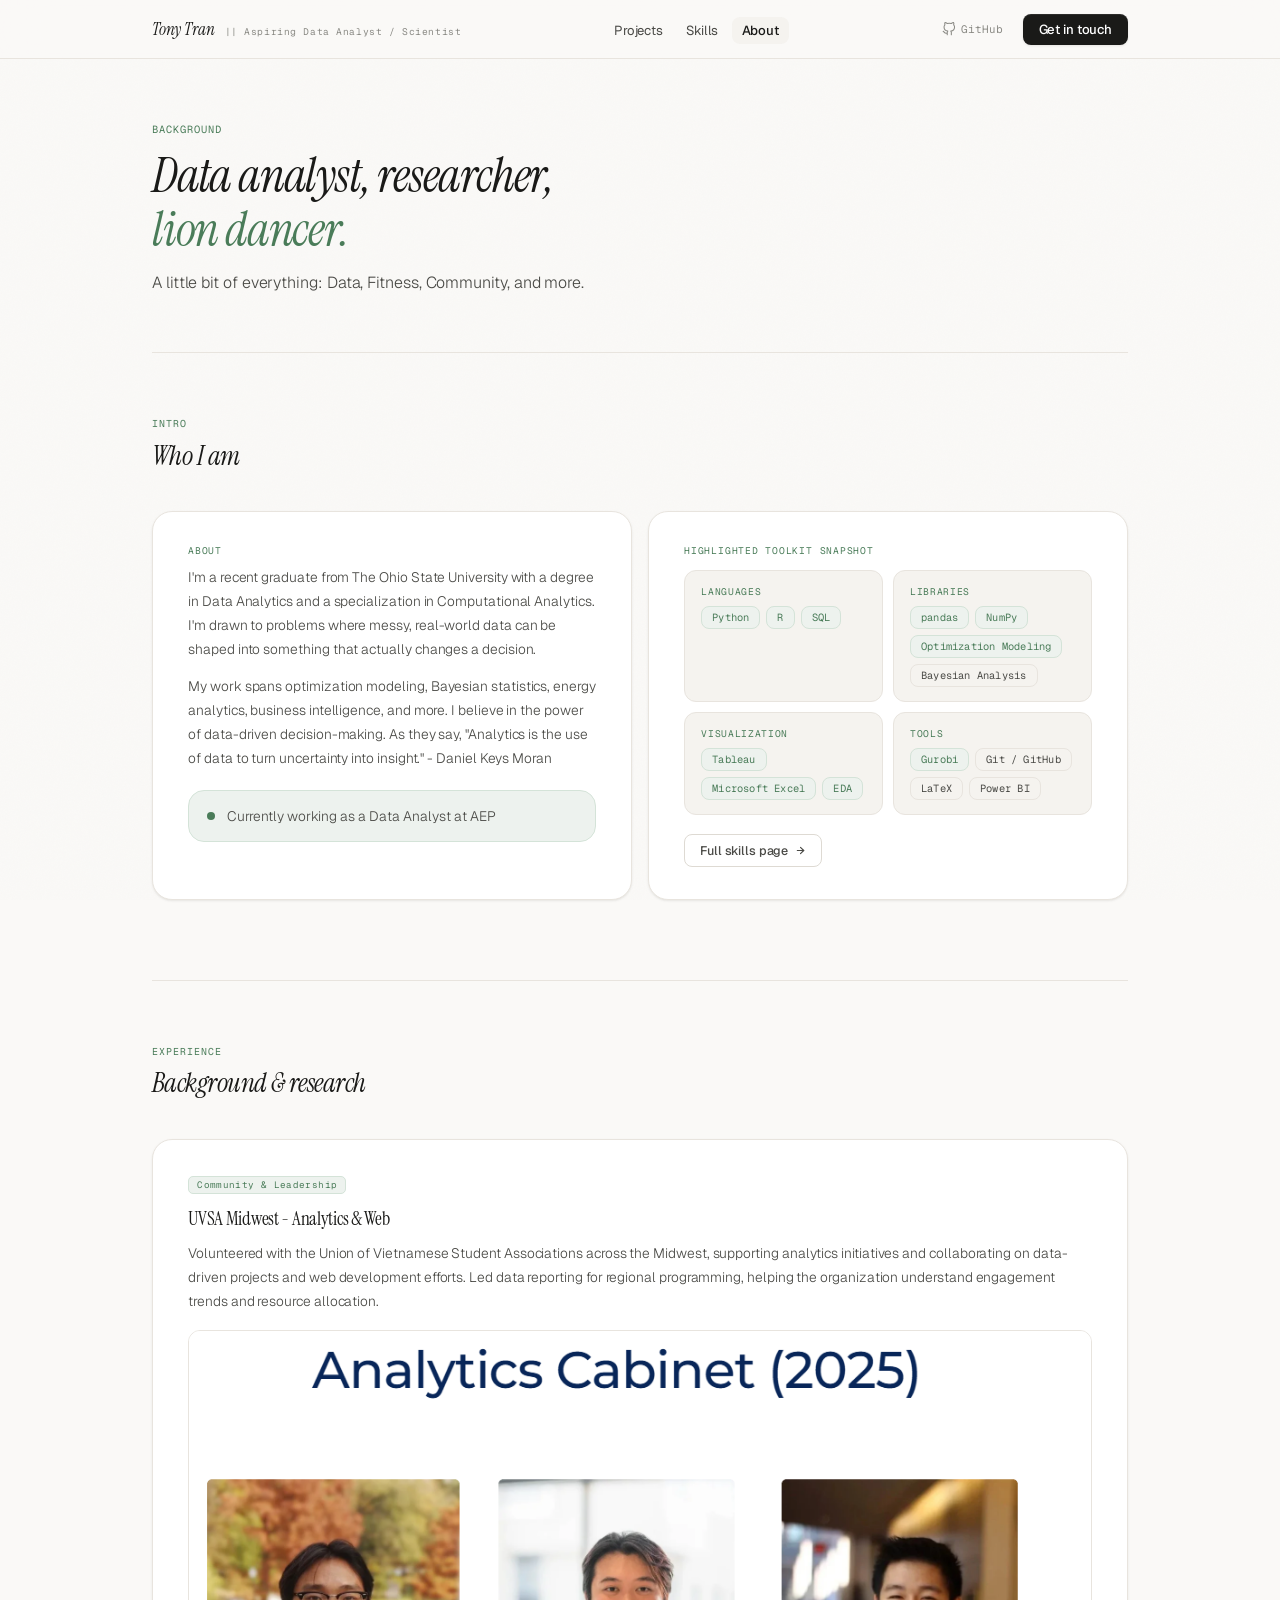
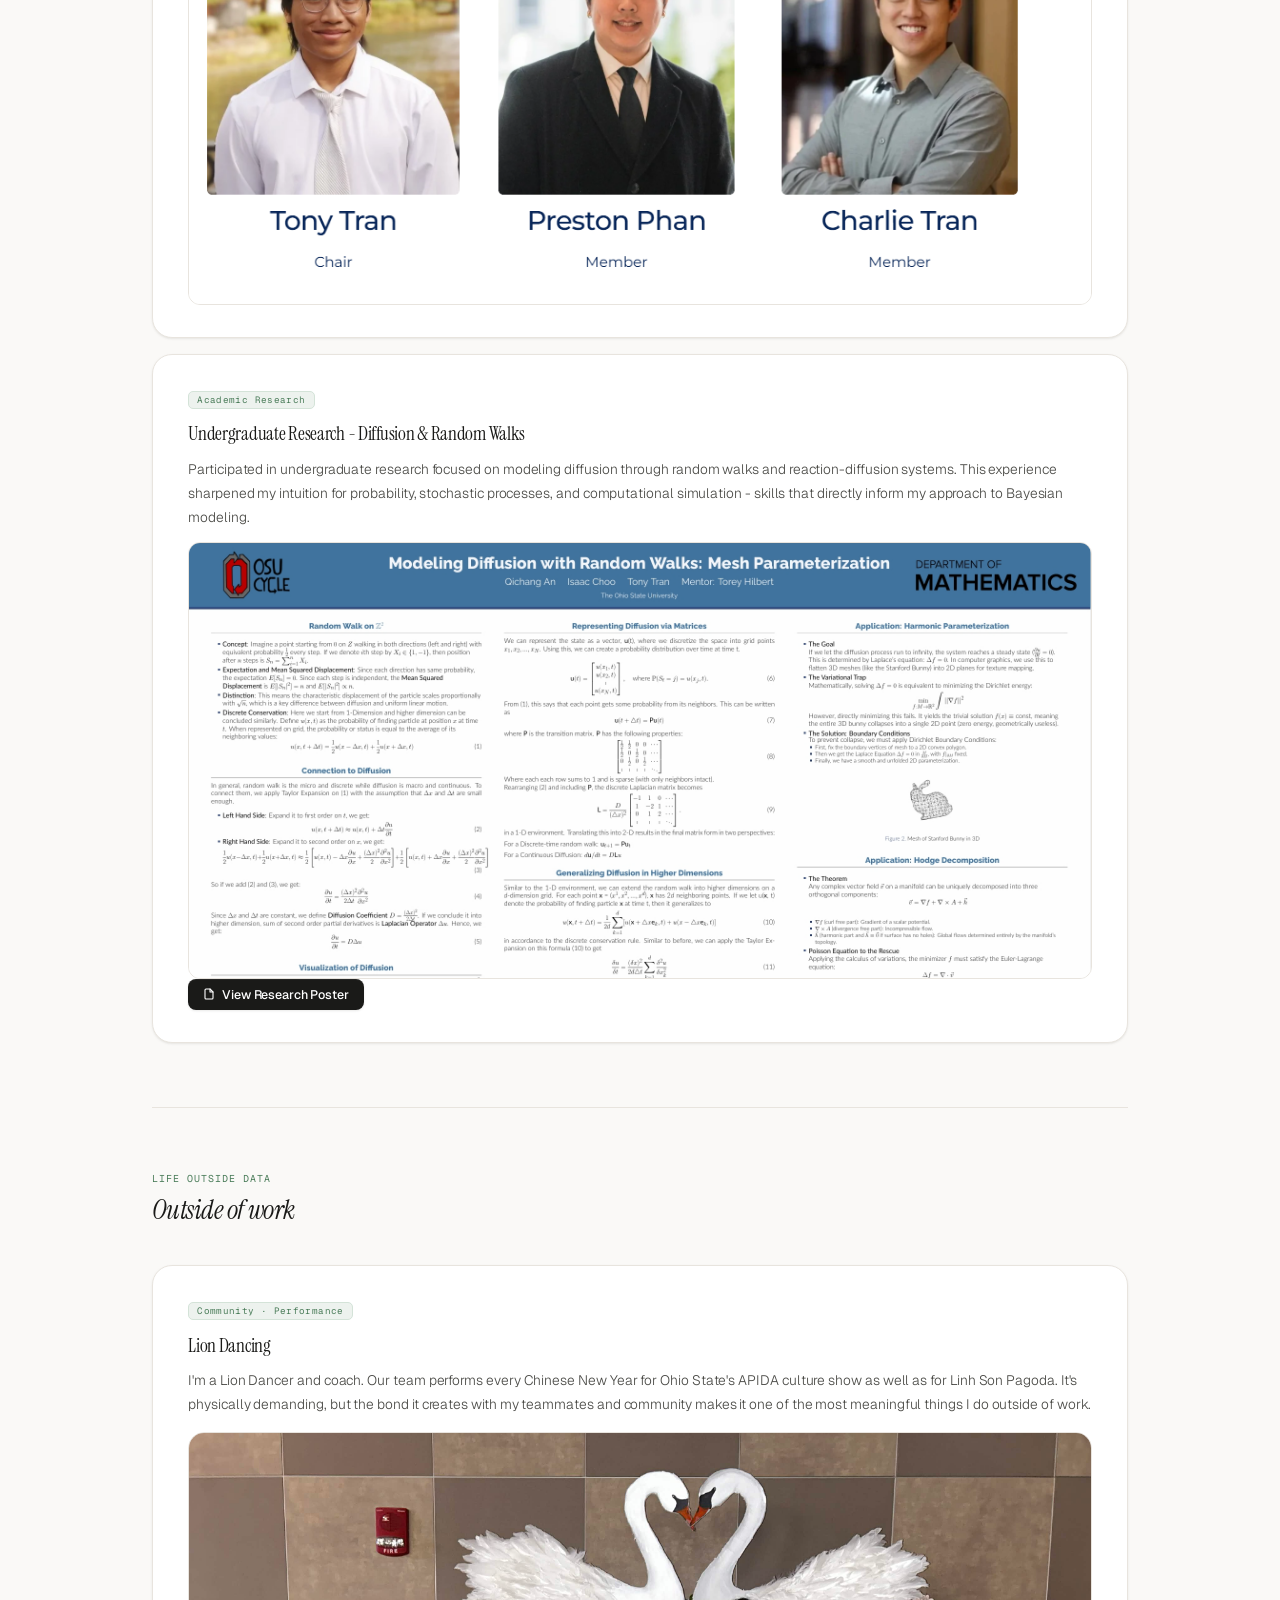
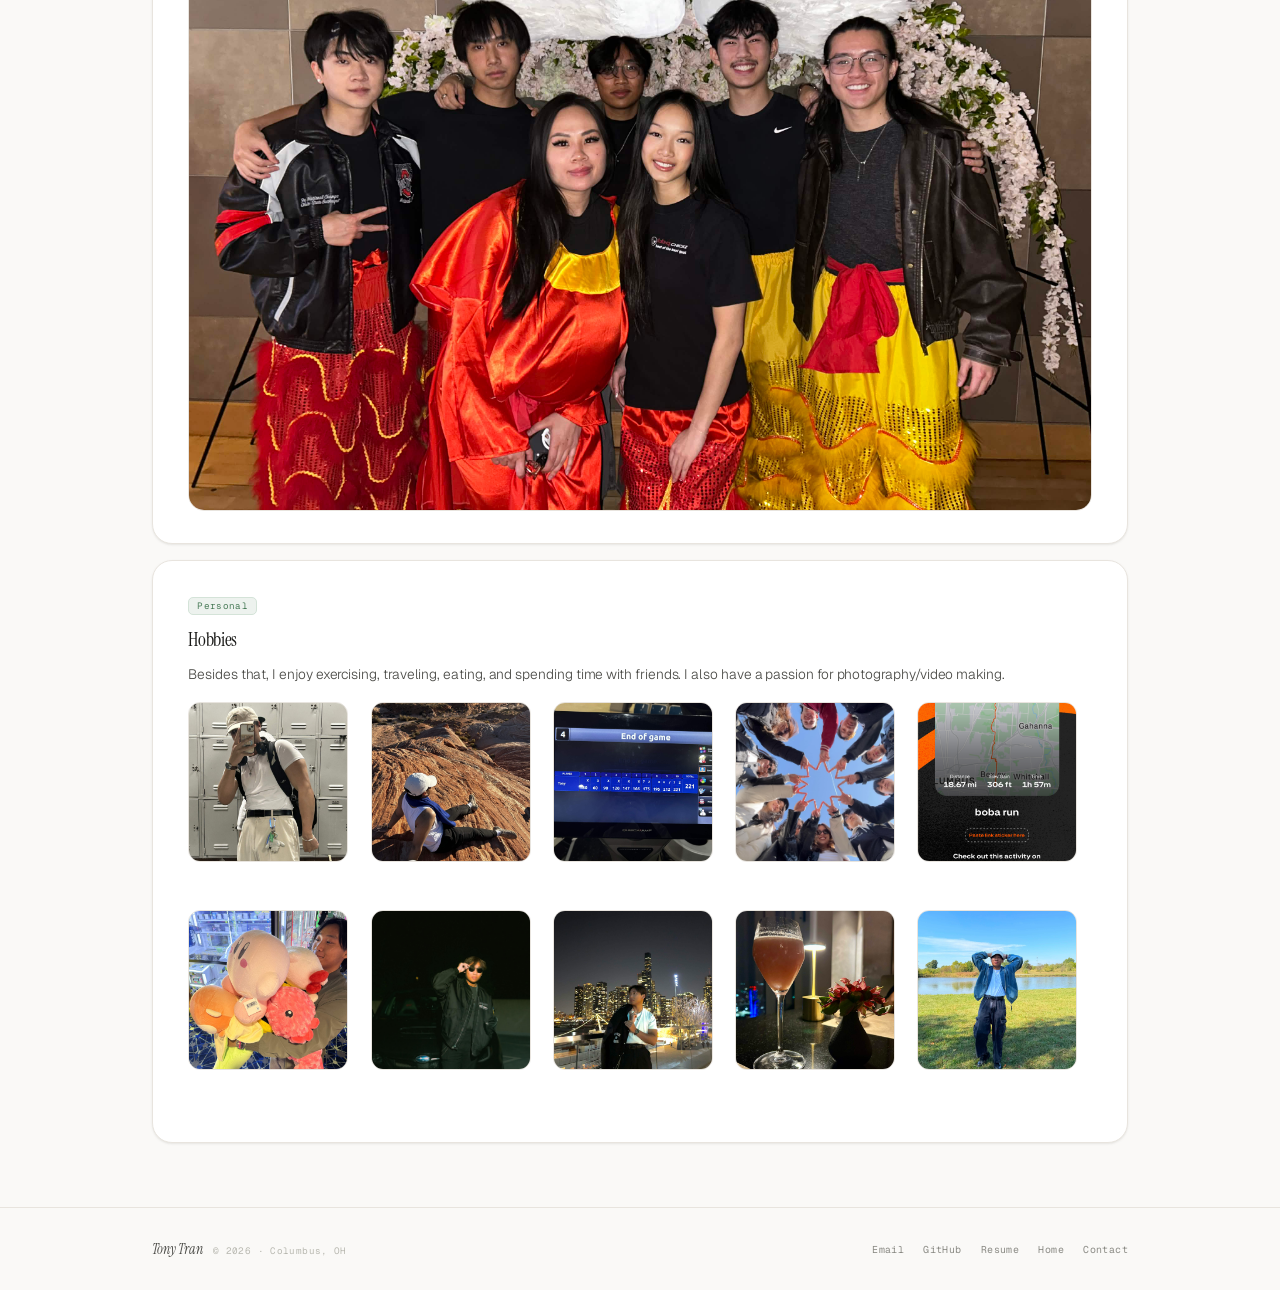
<file: aboutme.html>
<!DOCTYPE html>
<html lang="en">
<head>
  <meta charset="UTF-8">
  <meta name="viewport" content="width=device-width, initial-scale=1.0">
  <title>About Me - Tony Tran</title>
  <link rel="preconnect" href="https://fonts.googleapis.com">
  <link rel="preconnect" href="https://fonts.gstatic.com" crossorigin>
  <link href="https://fonts.googleapis.com/css2?family=Instrument+Serif:ital@0;1&family=Geist:wght@300;400;500;600&family=Geist+Mono:wght@300;400;500&display=swap" rel="stylesheet">
  <link rel="stylesheet" href="style.css">
  <style>
    /* ── Two-col intro layout ── */
    .intro-grid {
      display: grid;
      grid-template-columns: 1fr 1fr;
      gap: 1rem;
      margin-bottom: 1rem;
    }

    /* ── Seeking banner ── */
    .seeking-banner {
      display: flex;
      align-items: center;
      gap: 12px;
      background: var(--sage-light);
      border: 1px solid var(--sage-border);
      border-radius: var(--r-lg);
      padding: 14px 18px;
      font-family: var(--sans);
      font-size: 0.86rem;
      font-weight: 300;
      color: var(--ink-2);
      line-height: 1.65;
      margin-top: 1.2rem;
    }
    .seeking-dot {
      width: 8px; height: 8px;
      background: var(--sage);
      border-radius: 50%;
      flex-shrink: 0;
      animation: statusPulse 2.4s ease-in-out infinite;
    }

    /* ── Photo grids ── */
    .photo-grid {
      display: grid;
      grid-template-columns: repeat(5, 1fr);
      grid-template-rows: repeat(2, 200px);
      gap: 8px;
      margin-top: 1rem;
    }

    .photo-grid img {
      width: 160px;
      height: 160px;
      flex-shrink: 0;
      object-fit: cover;
      border-radius: var(--r-md);
      border: 1px solid var(--border);
      display: block;
      transition: transform 0.3s var(--ease), box-shadow 0.3s;
    }

    .photo-grid img:hover {
      transform: scale(1.75);
      box-shadow: var(--shadow-md);
    }

    /* ── Full-width feature image ── */
    .feature-img {
      width: 100%;
      border-radius: var(--r-lg);
      border: 1px solid var(--border);
      display: block;
      margin-top: 1rem;
      object-fit: cover;
    }

    /* ── Skill mini-grid ── */
    .skill-groups {
      display: grid;
      grid-template-columns: repeat(2, 1fr);
      gap: 10px;
      margin-top: 0.8rem;
    }
    .skill-group {
      background: var(--paper-2);
      border: 1px solid var(--border);
      border-radius: var(--r-md);
      padding: 14px 16px;
    }
    .skill-group-label {
      font-family: var(--mono);
      font-size: 0.6rem;
      color: var(--sage);
      text-transform: uppercase;
      letter-spacing: 0.07em;
      margin-bottom: 8px;
      display: block;
    }

    /* ── Research image ── */
    .research-img {
      width: 100%;
      border-radius: var(--r-md);
      border: 1px solid var(--border);
      display: block;
      margin-top: 0.8rem;
    }

    @media (max-width: 700px) {
      .intro-grid    { grid-template-columns: 1fr; }
      .skill-groups  { grid-template-columns: 1fr; }
      .photo-grid    { grid-template-columns: 1fr; }
    }
  </style>
</head>
<body>

<!-- NAV -->
<nav class="nav" role="navigation" aria-label="Main navigation">
  <div class="wrap nav-inner">
    <a href="index.html" class="nav-brand" aria-label="Tony Tran home">
      <span class="nav-brand-name">Tony Tran</span>
      <span class="nav-brand-role">|| Aspiring Data Analyst / Scientist</span>
    </a>
    <ul class="nav-links" role="list">
      <li><a href="projects.html">Projects</a></li>
      <li><a href="skills.html">Skills</a></li>
      <li><a href="aboutme.html" class="active">About</a></li>
    </ul>
    <div class="nav-right">
      <a href="https://github.com/theofficialtonytran" class="nav-gh" target="_blank" rel="noopener" aria-label="GitHub">
        <svg width="14" height="14" viewBox="0 0 24 24" fill="none" stroke="currentColor" stroke-width="1.8" stroke-linecap="round" stroke-linejoin="round"><path d="M9 19c-5 1.5-5-2.5-7-3m14 6v-3.87a3.37 3.37 0 0 0-.94-2.61c3.14-.35 6.44-1.54 6.44-7A5.44 5.44 0 0 0 20 4.77 5.07 5.07 0 0 0 19.91 1S18.73.65 16 2.48a13.38 13.38 0 0 0-7 0C6.27.65 5.09 1 5.09 1A5.07 5.07 0 0 0 5 4.77a5.44 5.44 0 0 0-1.5 3.78c0 5.42 3.3 6.61 6.44 7A3.37 3.37 0 0 0 9 18.13V22"/></svg>
        GitHub
      </a>
      <a href="contactme.html" class="nav-btn">Get in touch</a>
    </div>
  </div>
</nav>

<!-- PAGE HEADER -->
<div class="wrap">
  <div class="page-header">
    <span class="page-kicker">Background</span>
    <h1 class="page-title">Data analyst, researcher,<br><em>lion dancer.</em></h1>
    <p class="page-desc">A little bit of everything: Data, Fitness, Community, and more.</p>
  </div>
</div>

<div class="wrap">

  <!-- ── WHO I AM ── -->
  <div class="section">
    <div class="section-header reveal">
      <div>
        <span class="section-kicker">Intro</span>
        <h2 class="section-title">Who I am</h2>
      </div>
    </div>

    <div class="intro-grid">
      <div class="card reveal">
        <div class="card-body">
          <span class="label-sage">About</span>
          <p class="card-text">
            I'm a recent graduate from The Ohio State University with a degree in Data Analytics and a specialization in Computational Analytics. I'm drawn to problems where messy, real-world data can be shaped into something that actually changes a decision.
          </p>
          <p class="card-text" style="margin-top:0.8rem;">
            My work spans optimization modeling, Bayesian statistics, energy analytics, business intelligence, and more. I believe in the power of data-driven decision-making. 
            As they say, "Analytics is the use of data to turn uncertainty into insight." - Daniel Keys Moran
          </p>
          <div class="seeking-banner">
            <span class="seeking-dot" aria-hidden="true"></span>
            Currently working as a Data Analyst at AEP
          </div>
        </div>
      </div>

      <div class="card reveal reveal-d1">
        <div class="card-body">
          <span class="label-sage">Highlighted Toolkit snapshot</span>
          <div class="skill-groups">
            <div class="skill-group">
              <span class="skill-group-label">Languages</span>
              <div class="chip-row">
                <span class="chip on">Python</span>
                <span class="chip on">R</span>
                <span class="chip on">SQL</span>
              </div>
            </div>
            <div class="skill-group">
              <span class="skill-group-label">Libraries</span>
              <div class="chip-row">
                <span class="chip on">pandas</span>
                <span class="chip on">NumPy</span>
                <span class="chip on">Optimization Modeling</span>
                <span class="chip">Bayesian Analysis</span>
              </div>
            </div>
            <div class="skill-group">
              <span class="skill-group-label">Visualization</span>
              <div class="chip-row">
                <span class="chip on">Tableau</span>
                <span class="chip on">Microsoft Excel</span>
                <span class="chip on">EDA</span>
                    </div>
            </div>
            <div class="skill-group">
              <span class="skill-group-label">Tools</span>
              <div class="chip-row">
                <span class="chip on">Gurobi</span>
                <span class="chip">Git / GitHub</span>
                <span class="chip">LaTeX</span>
                <span class="chip">Power BI</span>
              </div>
            </div>
          </div>
          <a href="skills.html" class="btn btn-ghost btn-sm" style="margin-top:1.2rem; display:inline-flex;">
            Full skills page
            <svg width="11" height="11" viewBox="0 0 24 24" fill="none" stroke="currentColor" stroke-width="2.5" stroke-linecap="round" stroke-linejoin="round"><line x1="5" y1="12" x2="19" y2="12"/><polyline points="12 5 19 12 12 19"/></svg>
          </a>
        </div>
      </div>
    </div>
  </div>

  <!-- ── EXPERIENCE & RESEARCH ── -->
  <div class="section">
    <div class="section-header reveal">
      <div>
        <span class="section-kicker">Experience</span>
        <h2 class="section-title">Background &amp; research</h2>
      </div>
    </div>

    <div class="card reveal" style="margin-bottom:1rem;">
      <div class="card-body">
        <span class="card-tag">Community & Leadership</span>
        <h3 class="card-title">UVSA Midwest - Analytics &amp; Web</h3>
        <p class="card-text">
          Volunteered with the Union of Vietnamese Student Associations across the Midwest, supporting analytics initiatives and collaborating on data-driven projects and web development efforts. Led data reporting for regional programming, helping the organization understand engagement trends and resource allocation.
        </p>
        <img src="images/UVSAMW-ANX.png" alt="UVSA Midwest analytics work" style="width:100%; border-radius:var(--r-md); border:1px solid var(--border); margin-top:1rem; display:block;">
      </div>
    </div>

    <div class="card reveal reveal-d1">
      <div class="card-body">
        <span class="card-tag">Academic Research</span>
        <h3 class="card-title">Undergraduate Research - Diffusion &amp; Random Walks</h3>
        <p class="card-text">
          Participated in undergraduate research focused on modeling diffusion through random walks and reaction-diffusion systems. This experience sharpened my intuition for probability, stochastic processes, and computational simulation - skills that directly inform my approach to Bayesian modeling.
        </p>
        <img src="images/ResearchPoster.png" alt="Undergraduate research poster" class="research-img">
        <a href="assets/CyclePoster.pdf" class="btn btn-dark btn-sm" target="_blank" rel="noopener">
            <svg width="12" height="12" viewBox="0 0 24 24" fill="none" stroke="currentColor" stroke-width="2.2" stroke-linecap="round" stroke-linejoin="round"><path d="M14 2H6a2 2 0 0 0-2 2v16a2 2 0 0 0 2 2h12a2 2 0 0 0 2-2V8z"/><polyline points="14 2 14 8 20 8"/></svg>
            View Research Poster
        </a>
      </div>
    </div>
  </div>

  <!-- ── OUTSIDE WORK ── -->
  <div class="section">
    <div class="section-header reveal">
      <div>
        <span class="section-kicker">Life outside data</span>
        <h2 class="section-title">Outside of work</h2>
      </div>
    </div>

    <div class="card reveal" style="margin-bottom:1rem;">
      <div class="card-body">
        <span class="card-tag">Community · Performance</span>
        <h3 class="card-title">Lion Dancing</h3>
        <p class="card-text">
          I'm a Lion Dancer and coach. Our team performs every Chinese New Year for Ohio State's APIDA culture show as well as for Linh Son Pagoda. It's physically demanding, but the bond it creates with my teammates and community makes it one of the most meaningful things I do outside of work.
        </p>
        <img src="images/LionDance.jpg" alt="2025-2026 Lion Dance Team" class="feature-img">
      </div>
    </div>

    <div class="card reveal reveal-d1">
      <div class="card-body">
        <span class="card-tag">Personal</span>
        <h3 class="card-title">Hobbies</h3>
        <p class="card-text">Besides that, I enjoy exercising, traveling, eating, and spending time with friends. I also have a passion for photography/video making.</p>
        <div class="photo-grid" style="margin-top:1rem;">
          <img src="images/Physique.jpg" alt="Exercising">
          <img src="images/Traveling.jpg" alt="Traveling">
          <img src="images/Bowling.jpg" alt="Bowling">
          <img src="images/friends2.jpg" alt="Friends">
          <img src="images/biking.png" alt="Biking">
          <img src="images/Arcade.jpg" alt="Arcade">
          <img src="images/photoshoot3.jpg" alt="Summer Camp">
          <img src="images/chicago.jpg" alt="Traveling in Chicago">
          <img src="images/Dinner.jpg" alt="Dinner">
          <img src="images/Photoshoot.jpg" alt="Photoshoot">
        </div>
        </div>
      </div>
    </div>
  </div>

</div><!-- /.wrap -->

<!-- FOOTER -->
<footer class="site-footer">
  <div class="wrap footer-inner">
    <div class="footer-left">
      <span class="footer-name">Tony Tran</span>
      <span class="footer-copy">© 2026 · Columbus, OH</span>
    </div>
    <nav class="footer-links" aria-label="Footer navigation">
      <a href="mailto:theofficialtonytran@gmail.com">Email</a>
      <a href="https://github.com/theofficialtonytran" target="_blank" rel="noopener">GitHub</a>
      <a href="assets/Tony_Tran_DataAnalyst_Resume.pdf" target="_blank" rel="noopener">Resume</a>
      <a href="index.html">Home</a>
      <a href="contactme.html">Contact</a>
    </nav>
  </div>
</footer>

<script>
  const io = new IntersectionObserver(entries => {
    entries.forEach(e => {
      if (e.isIntersecting) { e.target.classList.add('visible'); io.unobserve(e.target); }
    });
  }, { threshold: 0.07 });
  document.querySelectorAll('.reveal').forEach(el => io.observe(el));
</script>
</body>
</html>
</file>
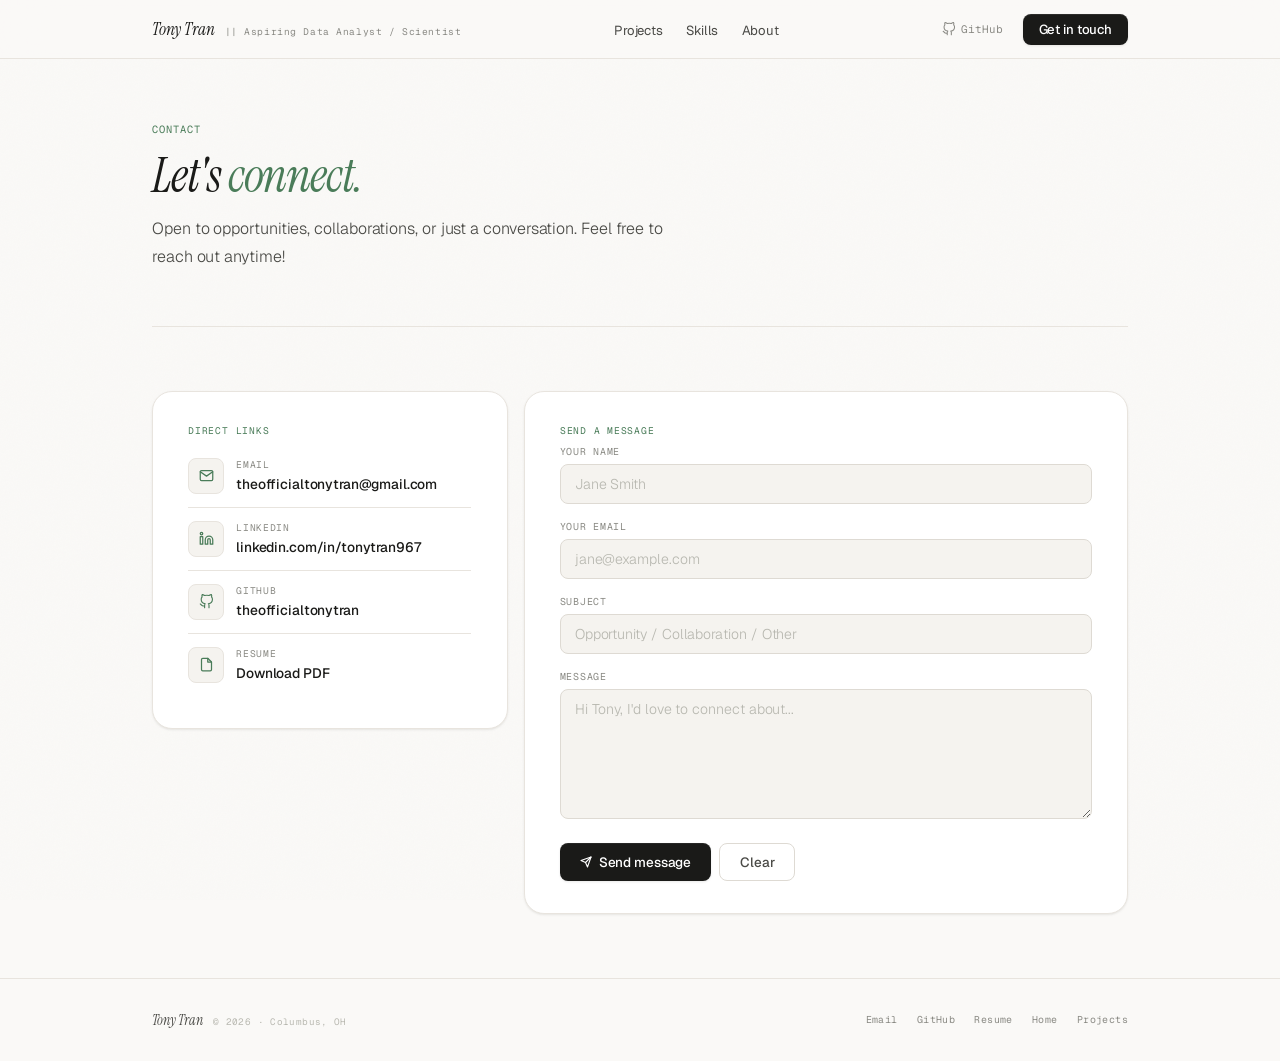
<file: contactme.html>
<!DOCTYPE html>
<html lang="en">
<head>
  <meta charset="UTF-8">
  <meta name="viewport" content="width=device-width, initial-scale=1.0">
  <title>Let's Connect!</title>
  <link rel="preconnect" href="https://fonts.googleapis.com">
  <link rel="preconnect" href="https://fonts.gstatic.com" crossorigin>
  <link href="https://fonts.googleapis.com/css2?family=Instrument+Serif:ital@0;1&family=Geist:wght@300;400;500;600&family=Geist+Mono:wght@300;400;500&display=swap" rel="stylesheet">
  <link rel="stylesheet" href="style.css">
  <style>
    /* ── Contact layout ── */
    .contact-layout {
      display: grid;
      grid-template-columns: 1fr 1.7fr;
      gap: 1rem;
      align-items: start;
    }

    /* ── Contact link rows ── */
    .contact-link {
      display: flex;
      align-items: center;
      gap: 12px;
      padding: 13px 0;
      border-bottom: 1px solid var(--border);
      text-decoration: none;
      transition: opacity 0.18s;
    }
    .contact-link:last-child { border-bottom: none; }
    .contact-link:hover { opacity: 0.75; }
    .contact-link-icon {
      width: 36px; height: 36px;
      background: var(--paper-2);
      border: 1px solid var(--border);
      border-radius: var(--r-sm);
      display: flex; align-items: center; justify-content: center;
      flex-shrink: 0;
      color: var(--sage);
      transition: background 0.18s, border-color 0.18s;
    }
    .contact-link:hover .contact-link-icon {
      background: var(--sage-light);
      border-color: var(--sage-border);
    }
    .contact-link-label {
      font-family: var(--mono);
      font-size: 0.6rem;
      text-transform: uppercase;
      letter-spacing: 0.07em;
      color: var(--ink-3);
      margin-bottom: 2px;
      display: block;
    }
    .contact-link-value {
      font-family: var(--sans);
      font-size: 0.86rem;
      font-weight: 500;
      color: var(--ink);
      letter-spacing: -0.01em;
    }

    /* ── Form ── */
    .form-group { margin-bottom: 1rem; }
    .form-group label {
      display: block;
      font-family: var(--mono);
      font-size: 0.62rem;
      text-transform: uppercase;
      letter-spacing: 0.07em;
      color: var(--ink-3);
      margin-bottom: 6px;
    }
    .form-group input,
    .form-group textarea,
    .form-group select {
      width: 100%;
      font-family: var(--sans);
      font-size: 0.88rem;
      font-weight: 300;
      color: var(--ink);
      background: var(--paper-2);
      border: 1px solid var(--border-2);
      border-radius: var(--r-sm);
      padding: 10px 14px;
      outline: none;
      transition: border-color 0.2s, box-shadow 0.2s, background 0.2s;
      resize: vertical;
      letter-spacing: -0.005em;
      /* -webkit-appearance: none; */
    }
    .form-group input:focus,
    .form-group textarea:focus,
    .form-group select:focus {
      border-color: var(--sage);
      box-shadow: 0 0 0 3px rgba(74,124,89,0.1);
      background: #fff;
    }
    .form-group textarea { min-height: 130px; }
    .form-group input::placeholder,
    .form-group textarea::placeholder { color: var(--ink-4); }

    .form-actions {
      display: flex;
      gap: 8px;
      margin-top: 1.2rem;
      flex-wrap: wrap;
    }

    /* ── Notice ── */
    .form-notice {
      display: none;
      align-items: center;
      gap: 10px;
      padding: 12px 16px;
      border-radius: var(--r-md);
      font-family: var(--sans);
      font-size: 0.86rem;
      font-weight: 300;
      margin-top: 1rem;
    }
    .form-notice.success {
      background: var(--sage-light);
      border: 1px solid var(--sage-border);
      color: var(--ink);
    }
    .form-notice.error {
      background: #fdf2f2;
      border: 1px solid #e5c5c5;
      color: #5a1a1a;
    }
    .form-notice.show { display: flex; }

    @media (max-width: 700px) {
      .contact-layout { grid-template-columns: 1fr; }
    }
  </style>
</head>
<body>

<!-- NAV -->
<nav class="nav" role="navigation" aria-label="Main navigation">
  <div class="wrap nav-inner">
    <a href="index.html" class="nav-brand" aria-label="Tony Tran home">
      <span class="nav-brand-name">Tony Tran</span>
      <span class="nav-brand-role">|| Aspiring Data Analyst / Scientist</span>
    </a>
    <ul class="nav-links" role="list">
      <li><a href="projects.html">Projects</a></li>
      <li><a href="skills.html">Skills</a></li>
      <li><a href="aboutme.html">About</a></li>
    </ul>
    <div class="nav-right">
      <a href="https://github.com/theofficialtonytran" class="nav-gh" target="_blank" rel="noopener" aria-label="GitHub">
        <svg width="14" height="14" viewBox="0 0 24 24" fill="none" stroke="currentColor" stroke-width="1.8" stroke-linecap="round" stroke-linejoin="round"><path d="M9 19c-5 1.5-5-2.5-7-3m14 6v-3.87a3.37 3.37 0 0 0-.94-2.61c3.14-.35 6.44-1.54 6.44-7A5.44 5.44 0 0 0 20 4.77 5.07 5.07 0 0 0 19.91 1S18.73.65 16 2.48a13.38 13.38 0 0 0-7 0C6.27.65 5.09 1 5.09 1A5.07 5.07 0 0 0 5 4.77a5.44 5.44 0 0 0-1.5 3.78c0 5.42 3.3 6.61 6.44 7A3.37 3.37 0 0 0 9 18.13V22"/></svg>
        GitHub
      </a>
      <a href="contactme.html" class="nav-btn active">Get in touch</a>
    </div>
  </div>
</nav>

<!-- PAGE HEADER -->
<div class="wrap">
  <div class="page-header">
    <span class="page-kicker">Contact</span>
    <h1 class="page-title">Let's <em>connect.</em></h1>
    <p class="page-desc">Open to opportunities, collaborations, or just a conversation. Feel free to reach out anytime!</p>
  </div>
</div>

<div class="wrap">
  <div class="section">
    <div class="contact-layout">

      <!-- Left: contact info -->
      <div class="card reveal">
        <div class="card-body">
          <span class="label-sage">Direct links</span>

          <a href="mailto:theofficialtonytran@gmail.com" class="contact-link" aria-label="Send email">
            <div class="contact-link-icon" aria-hidden="true">
              <svg width="15" height="15" viewBox="0 0 24 24" fill="none" stroke="currentColor" stroke-width="2" stroke-linecap="round" stroke-linejoin="round"><path d="M4 4h16c1.1 0 2 .9 2 2v12c0 1.1-.9 2-2 2H4c-1.1 0-2-.9-2-2V6c0-1.1.9-2 2-2z"/><polyline points="22,6 12,13 2,6"/></svg>
            </div>
            <div>
              <span class="contact-link-label">Email</span>
              <span class="contact-link-value">theofficialtonytran@gmail.com</span>
            </div>
          </a>

          <a href="https://www.linkedin.com/in/tonytran967/" target="_blank" rel="noopener" class="contact-link" aria-label="LinkedIn profile">
            <div class="contact-link-icon" aria-hidden="true">
              <svg width="15" height="15" viewBox="0 0 24 24" fill="none" stroke="currentColor" stroke-width="2" stroke-linecap="round" stroke-linejoin="round"><path d="M16 8a6 6 0 0 1 6 6v7h-4v-7a2 2 0 0 0-2-2 2 2 0 0 0-2 2v7h-4v-7a6 6 0 0 1 6-6z"/><rect x="2" y="9" width="4" height="12"/><circle cx="4" cy="4" r="2"/></svg>
            </div>
            <div>
              <span class="contact-link-label">LinkedIn</span>
              <span class="contact-link-value">linkedin.com/in/tonytran967</span>
            </div>
          </a>

          <a href="https://github.com/theofficialtonytran" target="_blank" rel="noopener" class="contact-link" aria-label="GitHub profile">
            <div class="contact-link-icon" aria-hidden="true">
              <svg width="15" height="15" viewBox="0 0 24 24" fill="none" stroke="currentColor" stroke-width="1.8" stroke-linecap="round" stroke-linejoin="round"><path d="M9 19c-5 1.5-5-2.5-7-3m14 6v-3.87a3.37 3.37 0 0 0-.94-2.61c3.14-.35 6.44-1.54 6.44-7A5.44 5.44 0 0 0 20 4.77 5.07 5.07 0 0 0 19.91 1S18.73.65 16 2.48a13.38 13.38 0 0 0-7 0C6.27.65 5.09 1 5.09 1A5.07 5.07 0 0 0 5 4.77a5.44 5.44 0 0 0-1.5 3.78c0 5.42 3.3 6.61 6.44 7A3.37 3.37 0 0 0 9 18.13V22"/></svg>
            </div>
            <div>
              <span class="contact-link-label">GitHub</span>
              <span class="contact-link-value">theofficialtonytran</span>
            </div>
          </a>

          <a href="assets/Tony_Tran_DataAnalyst_Resume.pdf" target="_blank" rel="noopener" class="contact-link" aria-label="Download resume">
            <div class="contact-link-icon" aria-hidden="true">
              <svg width="15" height="15" viewBox="0 0 24 24" fill="none" stroke="currentColor" stroke-width="2" stroke-linecap="round" stroke-linejoin="round"><path d="M14 2H6a2 2 0 0 0-2 2v16a2 2 0 0 0 2 2h12a2 2 0 0 0 2-2V8z"/><polyline points="14 2 14 8 20 8"/></svg>
            </div>
            <div>
              <span class="contact-link-label">Resume</span>
              <span class="contact-link-value">Download PDF</span>
            </div>
          </a>
        </div>
      </div>

      <!-- Right: form -->
      <div class="card reveal reveal-d1">
        <div class="card-body">
          <span class="label-sage">Send a message</span>

          <form action="https://formspree.io/f/mbdwegoa" method="POST" id="contactForm" novalidate>
            <div class="form-group">
              <label for="name">Your name</label>
              <input type="text" id="name" name="name" placeholder="Jane Smith" required autocomplete="name">
            </div>
            <div class="form-group">
              <label for="email">Your email</label>
              <input type="email" id="email" name="email" placeholder="jane@example.com" required autocomplete="email">
            </div>
            <div class="form-group">
              <label for="subject">Subject</label>
              <input type="text" id="subject" name="subject" placeholder="Opportunity / Collaboration / Other">
            </div>
            <div class="form-group">
              <label for="message">Message</label>
              <textarea id="message" name="message" placeholder="Hi Tony, I'd love to connect about..." required></textarea>
            </div>
            <div class="form-actions">
              <button type="submit" class="btn btn-dark">
                <svg width="12" height="12" viewBox="0 0 24 24" fill="none" stroke="currentColor" stroke-width="2.2" stroke-linecap="round" stroke-linejoin="round" aria-hidden="true"><line x1="22" y1="2" x2="11" y2="13"/><polygon points="22 2 15 22 11 13 2 9 22 2"/></svg>
                Send message
              </button>
              <button type="reset" class="btn btn-ghost">Clear</button>
            </div>
          </form>

          <div class="form-notice success" id="successMsg" role="status">
            <svg width="15" height="15" viewBox="0 0 24 24" fill="none" stroke="currentColor" stroke-width="2.2" stroke-linecap="round" stroke-linejoin="round" aria-hidden="true"><polyline points="20 6 9 17 4 12"/></svg>
            Message sent - I'll get back to you soon.
          </div>
          <div class="form-notice error" id="errorMsg" role="alert">
            <svg width="15" height="15" viewBox="0 0 24 24" fill="none" stroke="currentColor" stroke-width="2.2" stroke-linecap="round" stroke-linejoin="round" aria-hidden="true"><circle cx="12" cy="12" r="10"/><line x1="12" y1="8" x2="12" y2="12"/><line x1="12" y1="16" x2="12.01" y2="16"/></svg>
            Something went wrong — please email me directly.
          </div>
        </div>
      </div>

    </div>
  </div>
</div><!-- /.wrap -->

<!-- FOOTER -->
<footer class="site-footer">
  <div class="wrap footer-inner">
    <div class="footer-left">
      <span class="footer-name">Tony Tran</span>
      <span class="footer-copy">© 2026 · Columbus, OH</span>
    </div>
    <nav class="footer-links" aria-label="Footer navigation">
      <a href="mailto:theofficialtonytran@gmail.com">Email</a>
      <a href="https://github.com/theofficialtonytran" target="_blank" rel="noopener">GitHub</a>
      <a href="assets/Tony_Tran_DataAnalyst_Resume.pdf" target="_blank" rel="noopener">Resume</a>
      <a href="index.html">Home</a>
      <a href="projects.html">Projects</a>
    </nav>
  </div>
</footer>

<script>
  /* Status param from Formspree redirect */
  const params = new URLSearchParams(window.location.search);
  if (params.get('status') === 'success') {
    document.getElementById('successMsg').classList.add('show');
  } else if (params.get('status') === 'error') {
    document.getElementById('errorMsg').classList.add('show');
  }

  /* Scroll reveal */
  const io = new IntersectionObserver(entries => {
    entries.forEach(e => {
      if (e.isIntersecting) { e.target.classList.add('visible'); io.unobserve(e.target); }
    });
  }, { threshold: 0.07 });
  document.querySelectorAll('.reveal').forEach(el => io.observe(el));
</script>
</body>
</html>
</file>
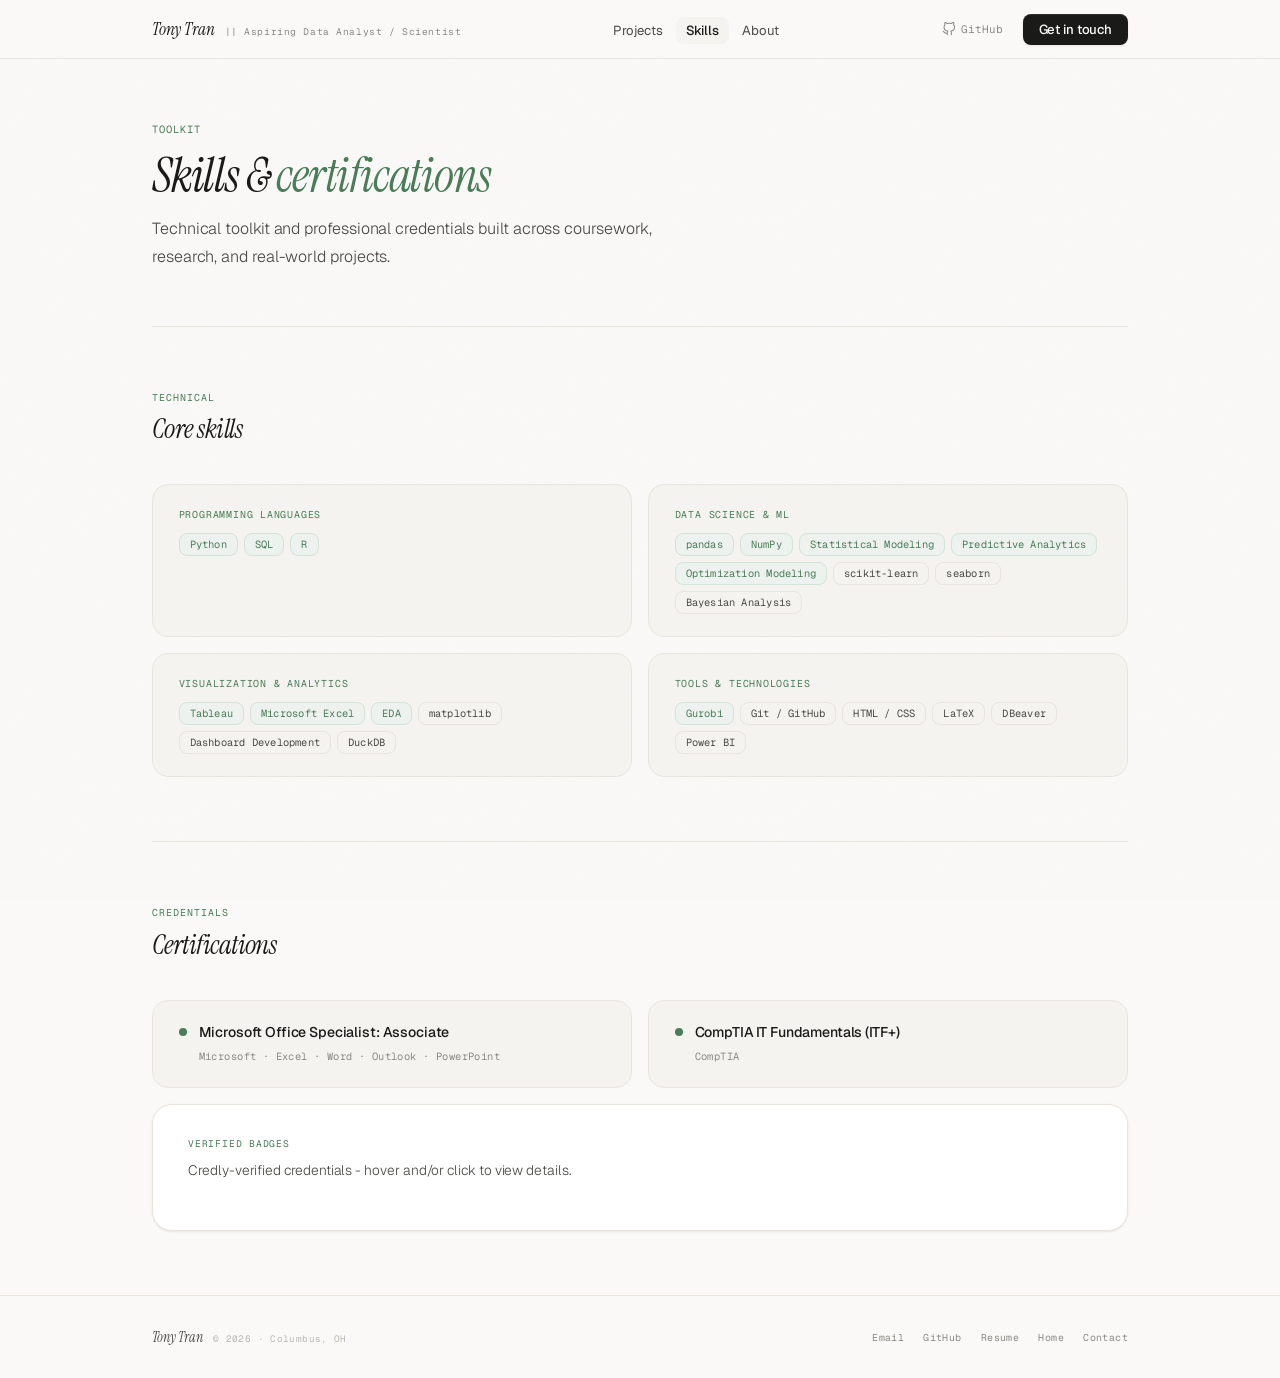
<file: skills.html>
<!DOCTYPE html>
<html lang="en">
<head>
  <meta charset="UTF-8">
  <meta name="viewport" content="width=device-width, initial-scale=1.0">
  <title>Skills - Tony Tran</title>
  <link rel="preconnect" href="https://fonts.googleapis.com">
  <link rel="preconnect" href="https://fonts.gstatic.com" crossorigin>
  <link href="https://fonts.googleapis.com/css2?family=Instrument+Serif:ital@0;1&family=Geist:wght@300;400;500;600&family=Geist+Mono:wght@300;400;500&display=swap" rel="stylesheet">
  <link rel="stylesheet" href="style.css">
  <style>
    /* ── Skills grid ── */
    .skills-grid {
      display: grid;
      grid-template-columns: repeat(2, 1fr);
      gap: 1rem;
      margin-top: 0.4rem;
    }
    .skill-group-card {
      background: var(--paper-2);
      border: 1px solid var(--border);
      border-radius: var(--r-lg);
      padding: 1.4rem 1.6rem;
      transition: border-color 0.2s, box-shadow 0.2s;
    }
    .skill-group-card:hover {
      border-color: var(--sage-border);
      box-shadow: var(--shadow-sm);
    }
    .skill-group-label {
      font-family: var(--mono);
      font-size: 0.62rem;
      color: var(--sage);
      text-transform: uppercase;
      letter-spacing: 0.08em;
      display: block;
      margin-bottom: 0.75rem;
    }

    /* ── Cert cards ── */
    .cert-grid {
      display: grid;
      grid-template-columns: repeat(2, 1fr);
      gap: 1rem;
      margin-top: 0.4rem;
    }
    .cert-card {
      background: var(--paper-2);
      border: 1px solid var(--border);
      border-radius: var(--r-lg);
      padding: 1.4rem 1.6rem;
      display: flex;
      align-items: flex-start;
      gap: 12px;
      transition: border-color 0.2s, box-shadow 0.2s;
    }
    .cert-card:hover {
      border-color: var(--sage-border);
      box-shadow: var(--shadow-sm);
    }
    .cert-dot {
      width: 8px; height: 8px;
      background: var(--sage);
      border-radius: 50%;
      flex-shrink: 0;
      margin-top: 5px;
    }
    .cert-name {
      font-family: var(--sans);
      font-size: 0.88rem;
      font-weight: 500;
      color: var(--ink);
      display: block;
      margin-bottom: 3px;
      letter-spacing: -0.01em;
    }
    .cert-issuer {
      font-family: var(--mono);
      font-size: 0.65rem;
      color: var(--ink-3);
      letter-spacing: 0.04em;
    }

    /* ── Credly badge row ── */
    .badge-row {
      display: flex;
      flex-wrap: wrap;
      gap: 16px;
      margin-top: 1rem;
      align-items: flex-start;
    }

    @media (max-width: 700px) {
      .skills-grid { grid-template-columns: 1fr; }
      .cert-grid   { grid-template-columns: 1fr; }
    }
  </style>
</head>
<body>

<!-- NAV -->
<nav class="nav" role="navigation" aria-label="Main navigation">
  <div class="wrap nav-inner">
    <a href="index.html" class="nav-brand" aria-label="Tony Tran home">
      <span class="nav-brand-name">Tony Tran</span>
      <span class="nav-brand-role">|| Aspiring Data Analyst / Scientist</span>
    </a>
    <ul class="nav-links" role="list">
      <li><a href="projects.html">Projects</a></li>
      <li><a href="skills.html" class="active">Skills</a></li>
      <li><a href="aboutme.html">About</a></li>
    </ul>
    <div class="nav-right">
      <a href="https://github.com/theofficialtonytran" class="nav-gh" target="_blank" rel="noopener" aria-label="GitHub">
        <svg width="14" height="14" viewBox="0 0 24 24" fill="none" stroke="currentColor" stroke-width="1.8" stroke-linecap="round" stroke-linejoin="round"><path d="M9 19c-5 1.5-5-2.5-7-3m14 6v-3.87a3.37 3.37 0 0 0-.94-2.61c3.14-.35 6.44-1.54 6.44-7A5.44 5.44 0 0 0 20 4.77 5.07 5.07 0 0 0 19.91 1S18.73.65 16 2.48a13.38 13.38 0 0 0-7 0C6.27.65 5.09 1 5.09 1A5.07 5.07 0 0 0 5 4.77a5.44 5.44 0 0 0-1.5 3.78c0 5.42 3.3 6.61 6.44 7A3.37 3.37 0 0 0 9 18.13V22"/></svg>
        GitHub
      </a>
      <a href="contactme.html" class="nav-btn">Get in touch</a>
    </div>
  </div>
</nav>

<!-- PAGE HEADER -->
<div class="wrap">
  <div class="page-header">
    <span class="page-kicker">Toolkit</span>
    <h1 class="page-title">Skills &amp; <em>certifications</em></h1>
    <p class="page-desc">Technical toolkit and professional credentials built across coursework, research, and real-world projects.</p>
  </div>
</div>

<div class="wrap">

  <!-- ── TECHNICAL SKILLS ── -->
  <div class="section">
    <div class="section-header reveal">
      <div>
        <span class="section-kicker">Technical</span>
        <h2 class="section-title">Core skills</h2>
      </div>
    </div>

    <div class="skills-grid">

      <div class="skill-group-card reveal">
        <span class="skill-group-label">Programming Languages</span>
        <div class="chip-row">
          <span class="chip on">Python</span>
          <span class="chip on">SQL</span>
          <span class="chip on">R</span>
        </div>
      </div>

      <div class="skill-group-card reveal reveal-d1">
        <span class="skill-group-label">Data Science &amp; ML</span>
        <div class="chip-row">
          <span class="chip on">pandas</span>
          <span class="chip on">NumPy</span>
          <span class="chip on">Statistical Modeling</span>
          <span class="chip on">Predictive Analytics</span>
          <span class="chip on">Optimization Modeling</span>
          <span class="chip">scikit-learn</span>
          <span class="chip">seaborn</span>
          <span class="chip">Bayesian Analysis</span>
        </div>
      </div>

      <div class="skill-group-card reveal reveal-d2">
        <span class="skill-group-label">Visualization &amp; Analytics</span>
        <div class="chip-row">
          <span class="chip on">Tableau</span>
          <span class="chip on">Microsoft Excel</span>
          <span class="chip on">EDA</span>
          <span class="chip">matplotlib</span>
          <span class="chip">Dashboard Development</span>
          <span class="chip">DuckDB</span>
        </div>
      </div>

      <div class="skill-group-card reveal reveal-d3">
        <span class="skill-group-label">Tools &amp; Technologies</span>
        <div class="chip-row">
          <span class="chip on">Gurobi</span>
          <span class="chip">Git / GitHub</span>
          <span class="chip">HTML / CSS</span>
          <span class="chip">LaTeX</span>
          <span class="chip">DBeaver</span>
          <span class="chip">Power BI</span>
        </div>
      </div>

    </div>
  </div>

  <!-- ── CERTIFICATIONS ── -->
  <div class="section">
    <div class="section-header reveal">
      <div>
        <span class="section-kicker">Credentials</span>
        <h2 class="section-title">Certifications</h2>
      </div>
    </div>

    <div class="cert-grid">
      <div class="cert-card reveal">
        <span class="cert-dot" aria-hidden="true"></span>
        <div>
          <span class="cert-name">Microsoft Office Specialist: Associate</span>
          <span class="cert-issuer">Microsoft · Excel · Word · Outlook · PowerPoint</span>
        </div>
      </div>
      <div class="cert-card reveal reveal-d1">
        <span class="cert-dot" aria-hidden="true"></span>
        <div>
          <span class="cert-name">CompTIA IT Fundamentals (ITF+)</span>
          <span class="cert-issuer">CompTIA</span>
        </div>
      </div>
    </div>

    <div class="card reveal" style="margin-top:1rem;">
      <div class="card-body">
        <span class="label-sage">Verified badges</span>
        <p class="card-text" style="margin-bottom:0.2rem;">Credly-verified credentials - hover and/or click to view details.</p>
        <div class="badge-row">
          <div data-iframe-width="150" data-iframe-height="270" data-share-badge-id="68be2b35-92bf-4303-b579-9ef45cc0274d" data-share-badge-host="https://www.credly.com"></div>
          <div data-iframe-width="150" data-iframe-height="270" data-share-badge-id="cc19ce29-3a88-461f-8d15-36af1c289021" data-share-badge-host="https://www.credly.com"></div>
          <div data-iframe-width="150" data-iframe-height="270" data-share-badge-id="216e1025-95c1-42b8-be1c-77565c4424f9" data-share-badge-host="https://www.credly.com"></div>
          <div data-iframe-width="150" data-iframe-height="270" data-share-badge-id="5712bf0d-33fd-44b1-b617-7e82185a9ade" data-share-badge-host="https://www.credly.com"></div>
          <div data-iframe-width="150" data-iframe-height="270" data-share-badge-id="553c69a8-857e-4f60-a3b3-140f2179bacc" data-share-badge-host="https://www.credly.com"></div>
          <div data-iframe-width="150" data-iframe-height="270" data-share-badge-id="08fb50e9-2660-4e69-bebf-dd9687413fcc" data-share-badge-host="https://www.credly.com"></div>
        </div>
      </div>
    </div>
    <script type="text/javascript" async src="//cdn.credly.com/assets/utilities/embed.js"></script>

  </div>

</div><!-- /.wrap -->

<!-- FOOTER -->
<footer class="site-footer">
  <div class="wrap footer-inner">
    <div class="footer-left">
      <span class="footer-name">Tony Tran</span>
      <span class="footer-copy">© 2026 · Columbus, OH</span>
    </div>
    <nav class="footer-links" aria-label="Footer navigation">
      <a href="mailto:theofficialtonytran@gmail.com">Email</a>
      <a href="https://github.com/theofficialtonytran" target="_blank" rel="noopener">GitHub</a>
      <a href="assets/Tony_Tran_DataAnalyst_Resume.pdf" target="_blank" rel="noopener">Resume</a>
      <a href="index.html">Home</a>
      <a href="contactme.html">Contact</a>
    </nav>
  </div>
</footer>

<script>
  const io = new IntersectionObserver(entries => {
    entries.forEach(e => {
      if (e.isIntersecting) { e.target.classList.add('visible'); io.unobserve(e.target); }
    });
  }, { threshold: 0.07 });
  document.querySelectorAll('.reveal').forEach(el => io.observe(el));

  document.querySelectorAll('.chip').forEach(c => {
    c.addEventListener('click', () => c.classList.toggle('on'));
  });
</script>
</body>
</html>
</file>
<file: style.css>
/* ═══════════════════════════════════════════════════════
   TONY TRAN PORTFOLIO — SHARED STYLESHEET
   Applies to: index.html, projects.html, aboutme.html,
               skills.html, contactme.html
   Page-specific styles live in each file's <style> block
═══════════════════════════════════════════════════════ */

/* ── Tokens ── */
:root {
  --paper:        #faf9f7;
  --paper-2:      #f5f3ef;
  --paper-3:      #ede9e3;
  --ink:          #1a1a18;
  --ink-2:        #4a4a46;
  --ink-3:        #8a8a84;
  --ink-4:        #b8b8b0;
  --sage:         #4a7c59;
  --sage-light:   #edf2ee;
  --sage-mid:     #c8dace;
  --sage-border:  #d4e3d8;
  --border:       #e8e4de;
  --border-2:     #dedad3;
  --shadow-xs:    0 1px 3px rgba(26,26,24,0.06), 0 1px 2px rgba(26,26,24,0.04);
  --shadow-sm:    0 2px 8px rgba(26,26,24,0.07), 0 1px 3px rgba(26,26,24,0.05);
  --shadow-md:    0 4px 20px rgba(26,26,24,0.08), 0 2px 8px rgba(26,26,24,0.05);
  --shadow-lg:    0 8px 40px rgba(26,26,24,0.10), 0 4px 16px rgba(26,26,24,0.06);
  --serif:        'Instrument Serif', Georgia, serif;
  --sans:         'Geist', system-ui, sans-serif;
  --mono:         'Geist Mono', 'Fira Code', monospace;
  --r-sm:         8px;
  --r-md:         12px;
  --r-lg:         16px;
  --r-xl:         20px;
  --ease:         cubic-bezier(0.16, 1, 0.3, 1);
}

/* ── Reset ── */
*, *::before, *::after { box-sizing: border-box; margin: 0; padding: 0; }
html { scroll-behavior: smooth; font-size: 16px; }

body {
  background: var(--paper);
  color: var(--ink);
  font-family: var(--sans);
  -webkit-font-smoothing: antialiased;
  -moz-osx-font-smoothing: grayscale;
  overflow-x: hidden;
}

/* ── Paper texture ── */
body::before {
  content: '';
  position: fixed;
  inset: 0;
  background-image: url("data:image/svg+xml,%3Csvg xmlns='http://www.w3.org/2000/svg' width='300' height='300'%3E%3Cfilter id='n'%3E%3CfeTurbulence type='fractalNoise' baseFrequency='0.75' numOctaves='4' stitchTiles='stitch'/%3E%3C/filter%3E%3Crect width='300' height='300' filter='url(%23n)' opacity='1'/%3E%3C/svg%3E");
  opacity: 0.022;
  pointer-events: none;
  z-index: 0;
}

/* ── Layout ── */
.wrap {
  max-width: 1040px;
  margin: 0 auto;
  padding: 0 2rem;
  position: relative;
  z-index: 1;
}

/* ══════════════════════════════════════
   NAVIGATION
══════════════════════════════════════ */
.nav {
  position: sticky;
  top: 0;
  z-index: 200;
  background: rgba(250, 249, 247, 0.88);
  backdrop-filter: blur(20px) saturate(1.3);
  -webkit-backdrop-filter: blur(20px) saturate(1.3);
  border-bottom: 1px solid var(--border);
}
.nav-inner {
  display: flex;
  align-items: center;
  justify-content: space-between;
  height: 58px;
  gap: 2rem;
}
.nav-brand {
  display: flex;
  align-items: baseline;
  gap: 10px;
  text-decoration: none;
  flex-shrink: 0;
}
.nav-brand-name {
  font-family: var(--serif);
  font-size: 1.05rem;
  color: var(--ink);
  font-style: italic;
  letter-spacing: -0.01em;
}
.nav-brand-role {
  font-family: var(--mono);
  font-size: 0.6rem;
  color: var(--ink-3);
  letter-spacing: 0.06em;
  font-weight: 400;
}
.nav-links {
  display: flex;
  align-items: center;
  gap: 0.2rem;
  list-style: none;
}
.nav-links a {
  font-family: var(--sans);
  font-size: 0.82rem;
  font-weight: 400;
  color: var(--ink-2);
  text-decoration: none;
  padding: 5px 10px;
  border-radius: var(--r-sm);
  transition: background 0.18s, color 0.18s;
  letter-spacing: -0.01em;
}
.nav-links a:hover,
.nav-links a.active {
  background: var(--paper-2);
  color: var(--ink);
}
.nav-links a.active {
  font-weight: 500;
}
.nav-right {
  display: flex;
  align-items: center;
  gap: 10px;
  flex-shrink: 0;
}
.nav-gh {
  display: flex;
  align-items: center;
  gap: 5px;
  font-family: var(--mono);
  font-size: 0.68rem;
  color: var(--ink-3);
  text-decoration: none;
  padding: 5px 10px;
  border-radius: var(--r-sm);
  transition: background 0.18s, color 0.18s;
}
.nav-gh:hover { background: var(--paper-2); color: var(--ink); }
.nav-btn {
  display: inline-flex;
  align-items: center;
  gap: 6px;
  font-family: var(--sans);
  font-size: 0.82rem;
  font-weight: 500;
  color: #fff;
  background: var(--ink);
  text-decoration: none;
  padding: 7px 16px;
  border-radius: var(--r-sm);
  letter-spacing: -0.01em;
  transition: background 0.18s, transform 0.18s var(--ease), box-shadow 0.18s;
  box-shadow: var(--shadow-xs), inset 0 1px 0 rgba(255,255,255,0.08);
}
.nav-btn:hover {
  background: #2a2a28;
  transform: translateY(-1px);
  box-shadow: var(--shadow-sm), inset 0 1px 0 rgba(255,255,255,0.08);
}

/* ══════════════════════════════════════
   PAGE HEADER (inner pages)
══════════════════════════════════════ */
.page-header {
  padding: 4rem 0 3.5rem;
  border-bottom: 1px solid var(--border);
}
.page-kicker {
  font-family: var(--mono);
  font-size: 0.65rem;
  color: var(--sage);
  letter-spacing: 0.1em;
  text-transform: uppercase;
  margin-bottom: 0.8rem;
  display: block;
}
.page-title {
  font-family: var(--serif);
  font-size: clamp(2rem, 4vw, 3rem);
  font-weight: 400;
  font-style: italic;
  letter-spacing: -0.025em;
  color: var(--ink);
  line-height: 1.12;
  margin-bottom: 0.8rem;
}
.page-title em { color: var(--sage); }
.page-desc {
  font-family: var(--sans);
  font-size: 1rem;
  font-weight: 300;
  color: var(--ink-2);
  line-height: 1.7;
  max-width: 540px;
  letter-spacing: -0.005em;
}

/* ══════════════════════════════════════
   SECTION SYSTEM
══════════════════════════════════════ */
.section {
  padding: 4rem 0;
  border-bottom: 1px solid var(--border);
}
.section:last-of-type { border-bottom: none; }

.section-kicker {
  font-family: var(--mono);
  font-size: 0.62rem;
  color: var(--sage);
  letter-spacing: 0.1em;
  text-transform: uppercase;
  margin-bottom: 0.6rem;
  display: block;
}
.section-title {
  font-family: var(--serif);
  font-size: 1.7rem;
  font-weight: 400;
  font-style: italic;
  color: var(--ink);
  letter-spacing: -0.02em;
  line-height: 1.2;
  margin-bottom: 0.4rem;
}
.section-header {
  display: flex;
  align-items: baseline;
  justify-content: space-between;
  margin-bottom: 2rem;
  gap: 1rem;
}
.section-link {
  font-family: var(--sans);
  font-size: 0.8rem;
  font-weight: 500;
  color: var(--ink-2);
  text-decoration: none;
  display: inline-flex;
  align-items: center;
  gap: 4px;
  flex-shrink: 0;
  transition: color 0.18s, gap 0.2s var(--ease);
}
.section-link:hover { color: var(--ink); gap: 7px; }

/* Inline sub-label inside cards */
.label {
  font-family: var(--mono);
  font-size: 0.6rem;
  color: var(--ink-3);
  letter-spacing: 0.08em;
  text-transform: uppercase;
  display: block;
  margin-bottom: 0.5rem;
}
.label-sage {
  font-family: var(--mono);
  font-size: 0.6rem;
  color: var(--sage);
  letter-spacing: 0.08em;
  text-transform: uppercase;
  display: block;
  margin-bottom: 0.5rem;
}

/* ══════════════════════════════════════
   CARD BASE
══════════════════════════════════════ */
.card {
  background: #fff;
  border: 1px solid var(--border);
  border-radius: var(--r-xl);
  position: relative;
  overflow: hidden;
  box-shadow: var(--shadow-xs);
  transition: border-color 0.25s, box-shadow 0.25s, transform 0.25s var(--ease);
}
.card:hover {
  border-color: var(--border-2);
  box-shadow: var(--shadow-md);
  transform: translateY(-2px);
}
.card:focus-visible {
  outline: 2px solid var(--sage);
  outline-offset: 2px;
}
.card-body { padding: 2rem 2.2rem; }
.card-body-sm { padding: 1.6rem 1.8rem; }

/* Card tag / eyebrow */
.card-tag {
  display: inline-block;
  font-family: var(--mono);
  font-size: 0.58rem;
  color: var(--sage);
  background: var(--sage-light);
  border: 1px solid var(--sage-border);
  border-radius: 5px;
  padding: 2px 8px;
  margin-bottom: 0.85rem;
  letter-spacing: 0.04em;
}
.card-eyebrow {
  font-family: var(--mono);
  font-size: 0.6rem;
  color: var(--ink-3);
  letter-spacing: 0.07em;
  text-transform: uppercase;
  margin-bottom: 0.5rem;
}
.card-title {
  font-family: var(--serif);
  font-size: 1.2rem;
  font-weight: 400;
  color: var(--ink);
  line-height: 1.28;
  margin-bottom: 0.6rem;
  letter-spacing: -0.015em;
}
.card-title-lg {
  font-family: var(--serif);
  font-size: 1.5rem;
  font-weight: 400;
  color: var(--ink);
  line-height: 1.22;
  margin-bottom: 0.6rem;
  letter-spacing: -0.02em;
}
.card-text {
  font-family: var(--sans);
  font-size: 0.86rem;
  font-weight: 300;
  color: var(--ink-2);
  line-height: 1.75;
  letter-spacing: -0.005em;
}
.card-text + .card-text { margin-top: 0.8rem; }

/* Arrow button */
.card-arrow {
  position: absolute;
  top: 1.6rem; right: 1.6rem;
  width: 26px; height: 26px;
  border-radius: 50%;
  border: 1px solid var(--border);
  background: var(--paper);
  display: flex; align-items: center; justify-content: center;
  color: var(--ink-3);
  transition: all 0.22s var(--ease);
}
.card:hover .card-arrow {
  background: var(--ink);
  border-color: var(--ink);
  color: #fff;
  transform: translate(2px, -2px);
}

/* Pill tags */
.pill-row {
  display: flex;
  flex-wrap: wrap;
  gap: 5px;
  margin-top: 1rem;
}
.pill {
  font-family: var(--mono);
  font-size: 0.58rem;
  color: var(--ink-3);
  background: var(--paper-2);
  border: 1px solid var(--border);
  border-radius: 4px;
  padding: 3px 8px;
  letter-spacing: 0.03em;
}

/* Divider inside cards */
.card-divider {
  height: 1px;
  background: var(--border);
  margin: 1.5rem 0;
}

/* ══════════════════════════════════════
   BUTTONS
══════════════════════════════════════ */
.btn {
  display: inline-flex;
  align-items: center;
  gap: 7px;
  font-family: var(--sans);
  font-size: 0.84rem;
  font-weight: 500;
  letter-spacing: -0.01em;
  text-decoration: none;
  padding: 9px 20px;
  border-radius: var(--r-sm);
  transition: all 0.2s var(--ease);
  cursor: pointer;
  border: none;
  outline: none;
}
.btn:focus-visible { outline: 2px solid var(--sage); outline-offset: 2px; }
.btn-dark {
  background: var(--ink);
  color: #fff;
  box-shadow: var(--shadow-xs), inset 0 1px 0 rgba(255,255,255,0.06);
}
.btn-dark:hover {
  background: #2a2a28;
  transform: translateY(-1px);
  box-shadow: var(--shadow-md);
}
.btn-ghost {
  background: transparent;
  color: var(--ink-2);
  border: 1px solid var(--border-2);
}
.btn-ghost:hover {
  background: var(--paper-2);
  border-color: var(--border);
  color: var(--ink);
  transform: translateY(-1px);
  box-shadow: var(--shadow-xs);
}
.btn-sage {
  background: var(--sage-light);
  color: var(--sage);
  border: 1px solid var(--sage-border);
}
.btn-sage:hover {
  background: var(--sage-mid);
  transform: translateY(-1px);
}
.btn-sm {
  font-size: 0.78rem;
  padding: 7px 15px;
}

/* ══════════════════════════════════════
   SKILL CHIPS
══════════════════════════════════════ */
.chip-row { display: flex; flex-wrap: wrap; gap: 6px; }
.chip {
  font-family: var(--mono);
  font-size: 0.65rem;
  color: var(--ink-2);
  background: var(--paper-2);
  border: 1px solid var(--border);
  border-radius: var(--r-sm);
  padding: 4px 10px;
  letter-spacing: 0.02em;
  transition: background 0.18s, border-color 0.18s, color 0.18s;
  cursor: pointer;
  user-select: none;
}
.chip:hover,
.chip.on {
  background: var(--sage-light);
  border-color: var(--sage-border);
  color: var(--sage);
}

/* ══════════════════════════════════════
   FOOTER
══════════════════════════════════════ */
.site-footer {
  border-top: 1px solid var(--border);
  padding: 2rem 0;
}
.footer-inner {
  display: flex;
  align-items: center;
  justify-content: space-between;
  gap: 1rem;
}
.footer-left {
  display: flex;
  align-items: baseline;
  gap: 10px;
}
.footer-name {
  font-family: var(--serif);
  font-size: 0.88rem;
  font-style: italic;
  color: var(--ink-2);
}
.footer-copy {
  font-family: var(--mono);
  font-size: 0.58rem;
  color: var(--ink-4);
  letter-spacing: 0.04em;
}
.footer-links {
  display: flex;
  gap: 1.2rem;
}
.footer-links a {
  font-family: var(--mono);
  font-size: 0.62rem;
  color: var(--ink-3);
  text-decoration: none;
  letter-spacing: 0.04em;
  transition: color 0.18s;
}
.footer-links a:hover { color: var(--ink); }

/* ══════════════════════════════════════
   SCROLL REVEAL
══════════════════════════════════════ */
.reveal {
  opacity: 0;
  transform: translateY(18px);
  transition: opacity 0.7s var(--ease), transform 0.7s var(--ease);
}
.reveal.visible { opacity: 1; transform: translateY(0); }
.reveal-d1 { transition-delay: 0.08s; }
.reveal-d2 { transition-delay: 0.16s; }
.reveal-d3 { transition-delay: 0.24s; }
.reveal-d4 { transition-delay: 0.32s; }

/* ══════════════════════════════════════
   ANIMATIONS
══════════════════════════════════════ */
@keyframes fadeUp {
  from { opacity: 0; transform: translateY(20px); }
  to   { opacity: 1; transform: translateY(0); }
}
@keyframes fadeIn {
  from { opacity: 0; }
  to   { opacity: 1; }
}
@keyframes statusPulse {
  0%, 100% { opacity: 1; }
  50%       { opacity: 0.35; }
}

/* ══════════════════════════════════════
   RESPONSIVE HELPERS
══════════════════════════════════════ */
@media (max-width: 600px) {
  .wrap { padding: 0 1.1rem; }
  .nav-links { display: none; }
  .nav-gh    { display: none; }
  .page-header { padding: 2.5rem 0 2rem; }
  .footer-inner { flex-direction: column; gap: 0.8rem; text-align: center; }
  .footer-links { flex-wrap: wrap; justify-content: center; }
}
</file>
